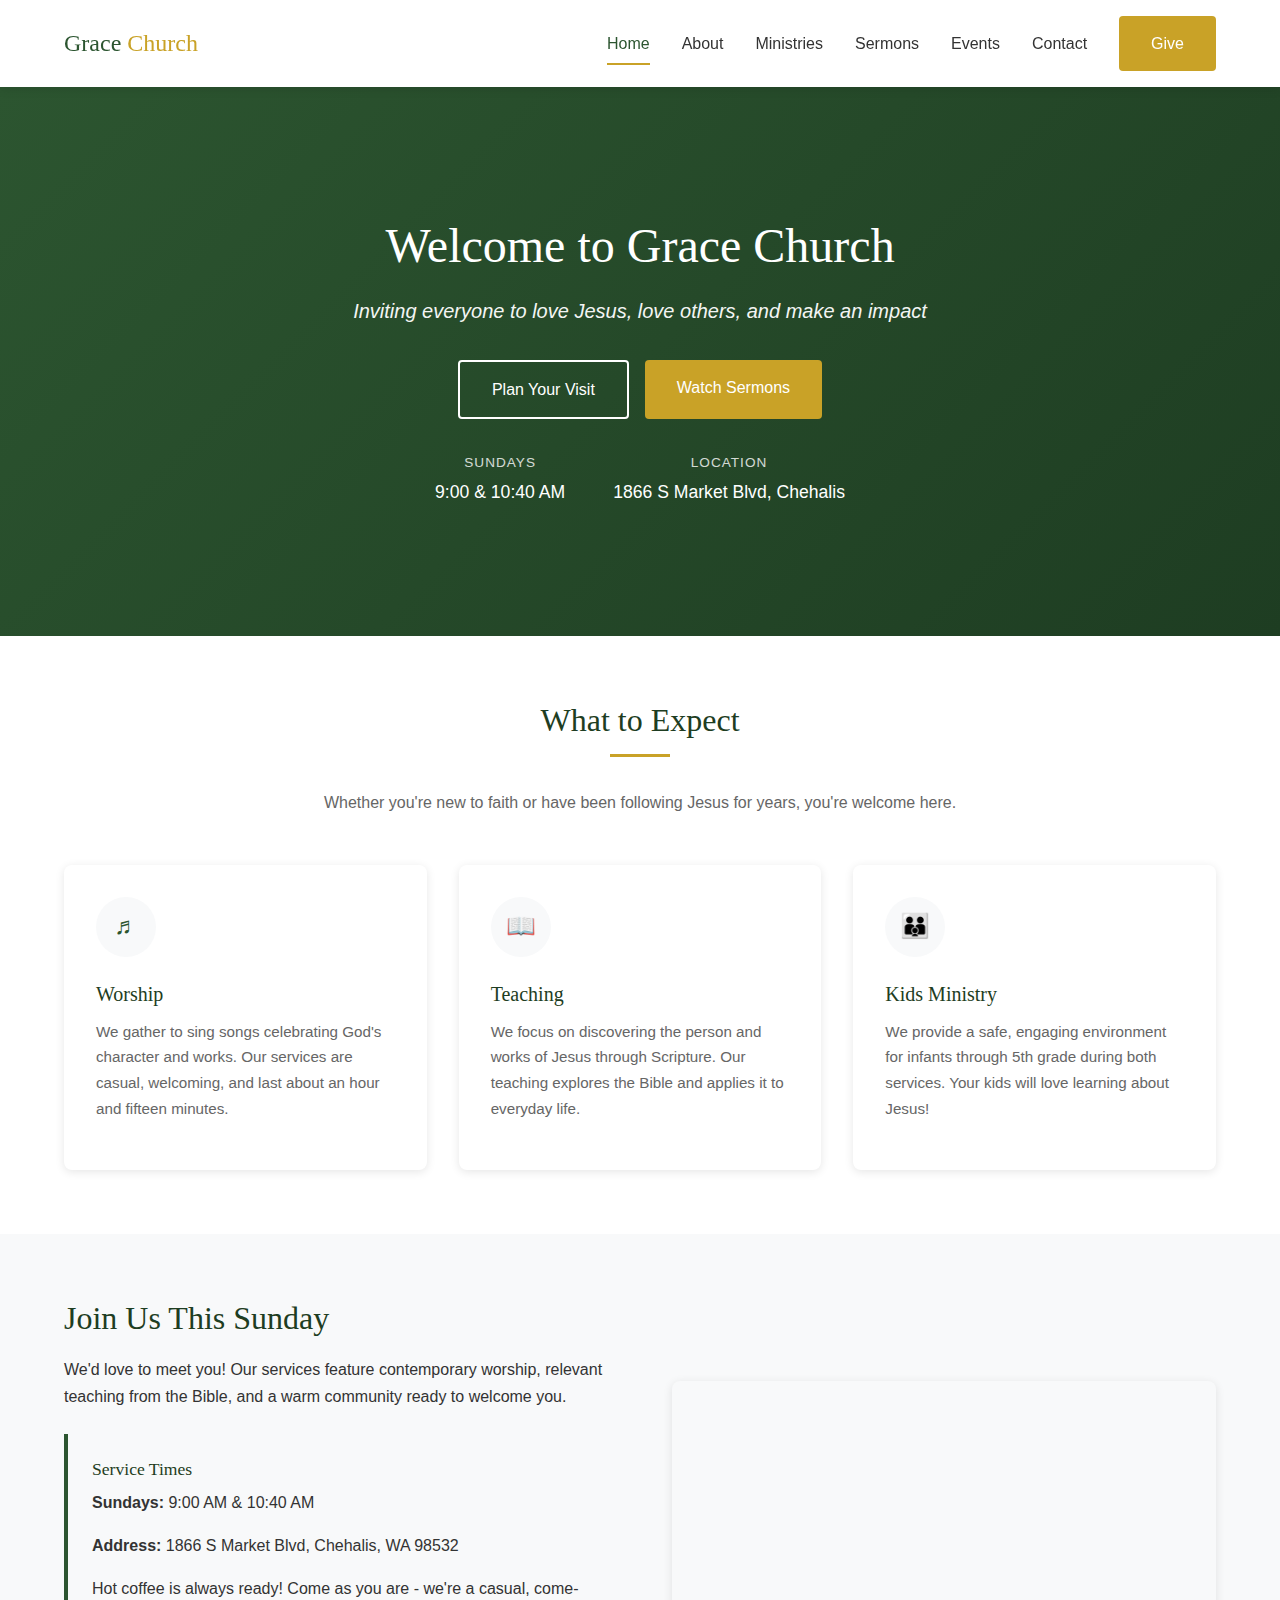
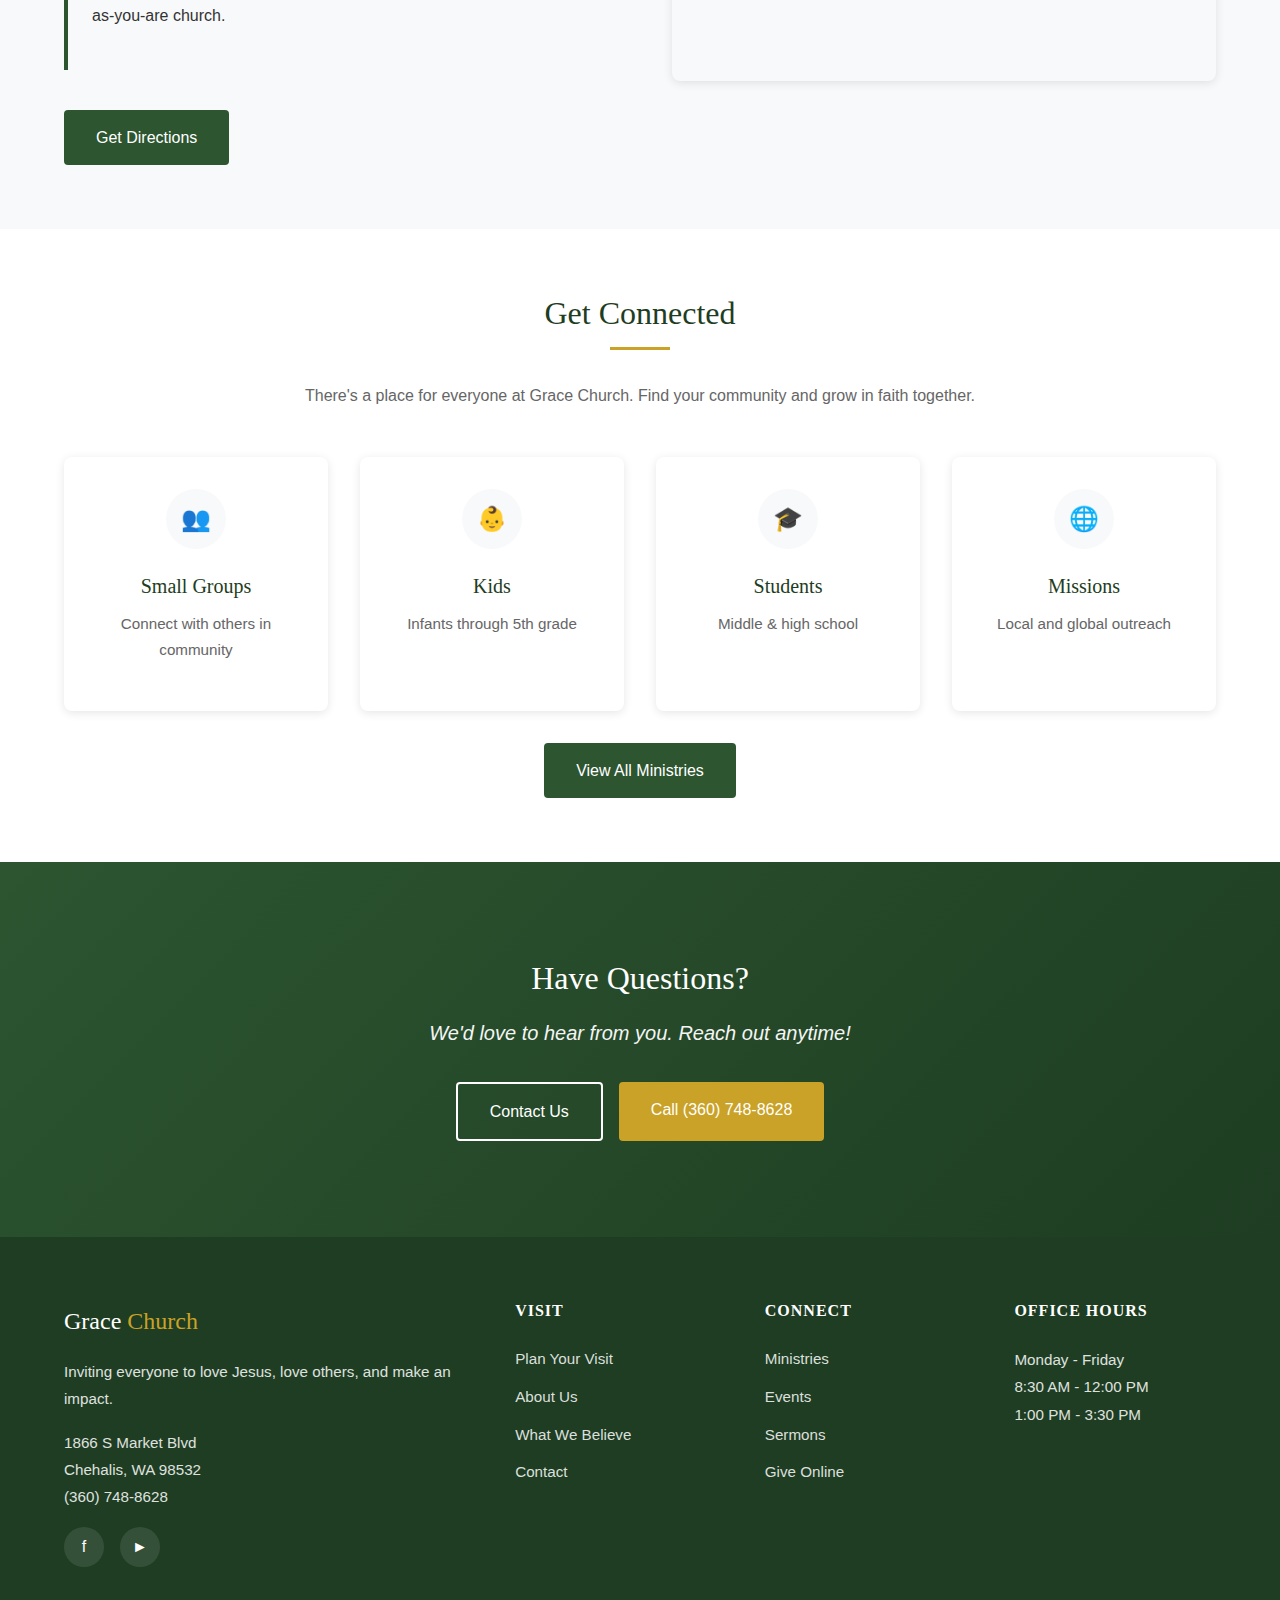
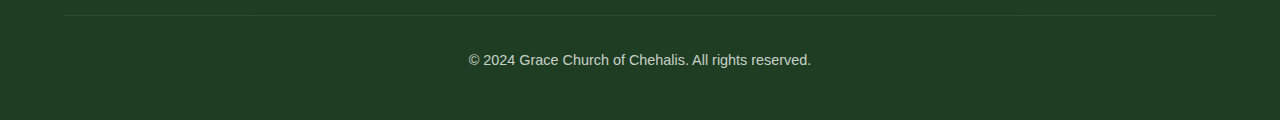
<file: index.html>
<!DOCTYPE html>
<html lang="en">
<head>
  <meta charset="UTF-8">
  <meta name="viewport" content="width=device-width, initial-scale=1.0">
  <meta name="description" content="Grace Church of Chehalis - Inviting everyone to love Jesus, love others, and make an impact. Join us Sundays at 9:00 & 10:40 AM.">
  <title>Grace Church | Chehalis, WA</title>
  <link rel="stylesheet" href="css/styles.css">
</head>
<body>
  <!-- Header -->
  <header class="header">
    <div class="header__inner">
      <a href="index.html" class="logo">Grace <span>Church</span></a>
      <button class="nav__toggle" aria-label="Toggle navigation">
        <span></span>
        <span></span>
        <span></span>
      </button>
      <nav class="nav__menu">
        <a href="index.html" class="nav__link nav__link--active">Home</a>
        <a href="about.html" class="nav__link">About</a>
        <a href="ministries.html" class="nav__link">Ministries</a>
        <a href="sermons.html" class="nav__link">Sermons</a>
        <a href="events.html" class="nav__link">Events</a>
        <a href="contact.html" class="nav__link">Contact</a>
        <a href="giving.html" class="btn btn--primary">Give</a>
      </nav>
    </div>
  </header>

  <!-- Hero Section -->
  <section class="hero hero--large">
    <div class="container">
      <h1>Welcome to Grace Church</h1>
      <p class="hero__tagline">Inviting everyone to love Jesus, love others, and make an impact</p>
      <div class="quick-links">
        <a href="about.html#what-to-expect" class="btn btn--outline">Plan Your Visit</a>
        <a href="sermons.html" class="btn btn--primary">Watch Sermons</a>
      </div>
      <div class="hero__details">
        <div class="hero__detail">
          <span class="hero__detail-label">Sundays</span>
          <span class="hero__detail-value">9:00 & 10:40 AM</span>
        </div>
        <div class="hero__detail">
          <span class="hero__detail-label">Location</span>
          <span class="hero__detail-value">1866 S Market Blvd, Chehalis</span>
        </div>
      </div>
    </div>
  </section>

  <!-- What to Expect -->
  <section class="section">
    <div class="container">
      <div class="section__header">
        <h2>What to Expect</h2>
        <p>Whether you're new to faith or have been following Jesus for years, you're welcome here.</p>
      </div>
      <div class="grid grid--3">
        <div class="card">
          <div class="card__icon">&#9836;</div>
          <h3 class="card__title">Worship</h3>
          <p class="card__text">We gather to sing songs celebrating God's character and works. Our services are casual, welcoming, and last about an hour and fifteen minutes.</p>
        </div>
        <div class="card">
          <div class="card__icon">&#128214;</div>
          <h3 class="card__title">Teaching</h3>
          <p class="card__text">We focus on discovering the person and works of Jesus through Scripture. Our teaching explores the Bible and applies it to everyday life.</p>
        </div>
        <div class="card">
          <div class="card__icon">&#128106;</div>
          <h3 class="card__title">Kids Ministry</h3>
          <p class="card__text">We provide a safe, engaging environment for infants through 5th grade during both services. Your kids will love learning about Jesus!</p>
        </div>
      </div>
    </div>
  </section>

  <!-- Service Times -->
  <section class="section section--alt">
    <div class="container">
      <div class="two-col">
        <div>
          <h2>Join Us This Sunday</h2>
          <p>We'd love to meet you! Our services feature contemporary worship, relevant teaching from the Bible, and a warm community ready to welcome you.</p>
          <div class="info-box">
            <h4 class="info-box__title">Service Times</h4>
            <p><strong>Sundays:</strong> 9:00 AM & 10:40 AM</p>
            <p class="mb-2"><strong>Address:</strong> 1866 S Market Blvd, Chehalis, WA 98532</p>
            <p>Hot coffee is always ready! Come as you are - we're a casual, come-as-you-are church.</p>
          </div>
          <a href="contact.html" class="btn btn--secondary mt-2">Get Directions</a>
        </div>
        <div class="map-container">
          <iframe
            src="https://www.google.com/maps/embed?pb=!1m18!1m12!1m3!1d2789.7!2d-122.9647!3d46.6478!2m3!1f0!2f0!3f0!3m2!1i1024!2i768!4f13.1!3m3!1m2!1s0x5491b9f5a5b0a1a1%3A0x0!2s1866%20S%20Market%20Blvd%2C%20Chehalis%2C%20WA%2098532!5e0!3m2!1sen!2sus!4v1234567890"
            allowfullscreen=""
            loading="lazy"
            referrerpolicy="no-referrer-when-downgrade"
            title="Grace Church Location">
          </iframe>
        </div>
      </div>
    </div>
  </section>

  <!-- Ministries Preview -->
  <section class="section">
    <div class="container">
      <div class="section__header">
        <h2>Get Connected</h2>
        <p>There's a place for everyone at Grace Church. Find your community and grow in faith together.</p>
      </div>
      <div class="grid grid--4">
        <div class="card text-center">
          <div class="card__icon" style="margin: 0 auto 1.5rem;">&#128101;</div>
          <h4 class="card__title">Small Groups</h4>
          <p class="card__text">Connect with others in community</p>
        </div>
        <div class="card text-center">
          <div class="card__icon" style="margin: 0 auto 1.5rem;">&#128118;</div>
          <h4 class="card__title">Kids</h4>
          <p class="card__text">Infants through 5th grade</p>
        </div>
        <div class="card text-center">
          <div class="card__icon" style="margin: 0 auto 1.5rem;">&#127891;</div>
          <h4 class="card__title">Students</h4>
          <p class="card__text">Middle & high school</p>
        </div>
        <div class="card text-center">
          <div class="card__icon" style="margin: 0 auto 1.5rem;">&#127760;</div>
          <h4 class="card__title">Missions</h4>
          <p class="card__text">Local and global outreach</p>
        </div>
      </div>
      <div class="text-center mt-4">
        <a href="ministries.html" class="btn btn--secondary">View All Ministries</a>
      </div>
    </div>
  </section>

  <!-- Call to Action -->
  <section class="hero">
    <div class="container">
      <h2 style="color: white; font-size: 2rem;">Have Questions?</h2>
      <p class="hero__tagline">We'd love to hear from you. Reach out anytime!</p>
      <div class="quick-links">
        <a href="contact.html" class="btn btn--outline">Contact Us</a>
        <a href="tel:3607488628" class="btn btn--primary">Call (360) 748-8628</a>
      </div>
    </div>
  </section>

  <!-- Footer -->
  <footer class="footer">
    <div class="container">
      <div class="footer__grid">
        <div>
          <div class="footer__logo">Grace <span>Church</span></div>
          <p class="footer__text">Inviting everyone to love Jesus, love others, and make an impact.</p>
          <p class="footer__text mt-2">
            1866 S Market Blvd<br>
            Chehalis, WA 98532<br>
            (360) 748-8628
          </p>
          <div class="footer__social">
            <a href="https://www.facebook.com/GraceChehalis" target="_blank" rel="noopener" aria-label="Facebook">f</a>
            <a href="https://www.youtube.com/@GraceChehalis" target="_blank" rel="noopener" aria-label="YouTube">&#9658;</a>
          </div>
        </div>
        <div>
          <h4 class="footer__title">Visit</h4>
          <div class="footer__links">
            <a href="about.html#what-to-expect" class="footer__link">Plan Your Visit</a>
            <a href="about.html" class="footer__link">About Us</a>
            <a href="about.html#beliefs" class="footer__link">What We Believe</a>
            <a href="contact.html" class="footer__link">Contact</a>
          </div>
        </div>
        <div>
          <h4 class="footer__title">Connect</h4>
          <div class="footer__links">
            <a href="ministries.html" class="footer__link">Ministries</a>
            <a href="events.html" class="footer__link">Events</a>
            <a href="sermons.html" class="footer__link">Sermons</a>
            <a href="giving.html" class="footer__link">Give Online</a>
          </div>
        </div>
        <div>
          <h4 class="footer__title">Office Hours</h4>
          <p class="footer__text">
            Monday - Friday<br>
            8:30 AM - 12:00 PM<br>
            1:00 PM - 3:30 PM
          </p>
        </div>
      </div>
      <div class="footer__bottom">
        <p>&copy; 2024 Grace Church of Chehalis. All rights reserved.</p>
      </div>
    </div>
  </footer>

  <script>
    // Mobile Navigation Toggle
    const navToggle = document.querySelector('.nav__toggle');
    const navMenu = document.querySelector('.nav__menu');

    navToggle.addEventListener('click', () => {
      navMenu.classList.toggle('nav__menu--active');
    });

    // Close menu when clicking a link
    document.querySelectorAll('.nav__link').forEach(link => {
      link.addEventListener('click', () => {
        navMenu.classList.remove('nav__menu--active');
      });
    });
  </script>
</body>
</html>
</file>
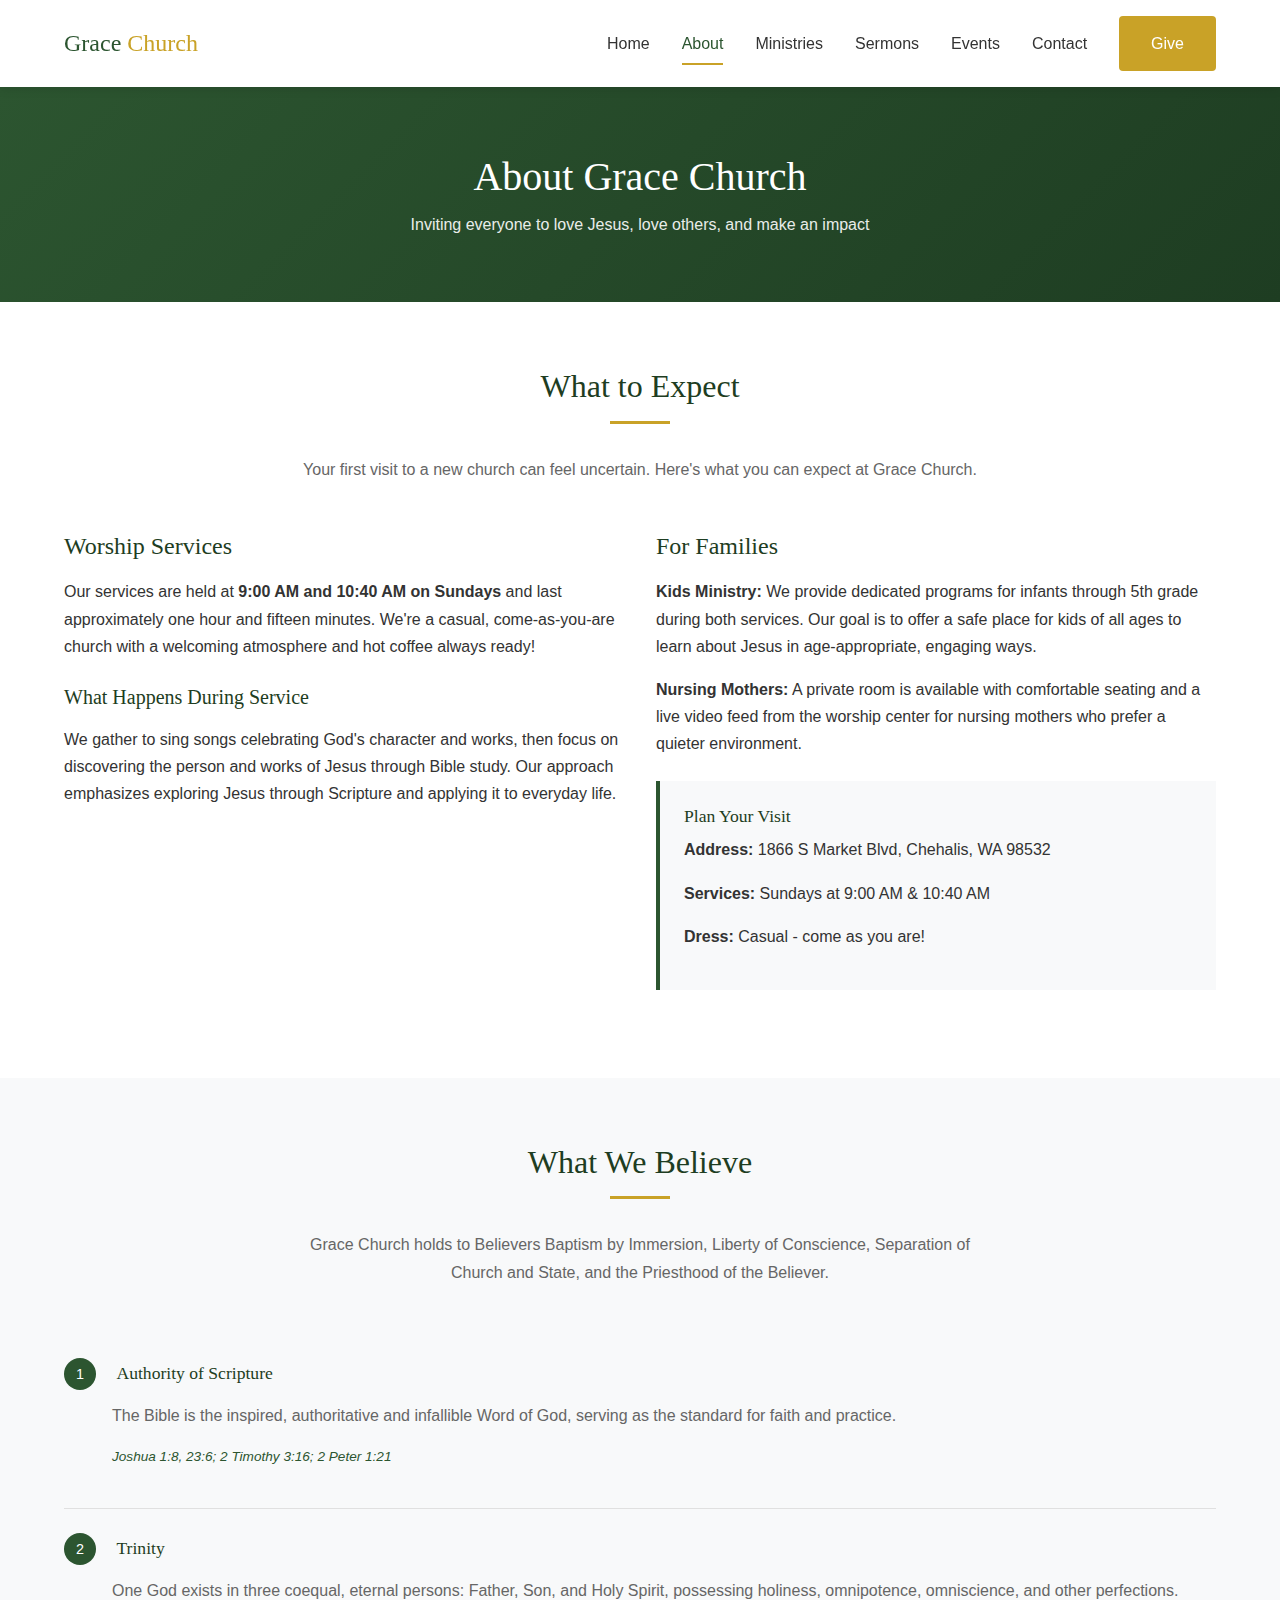
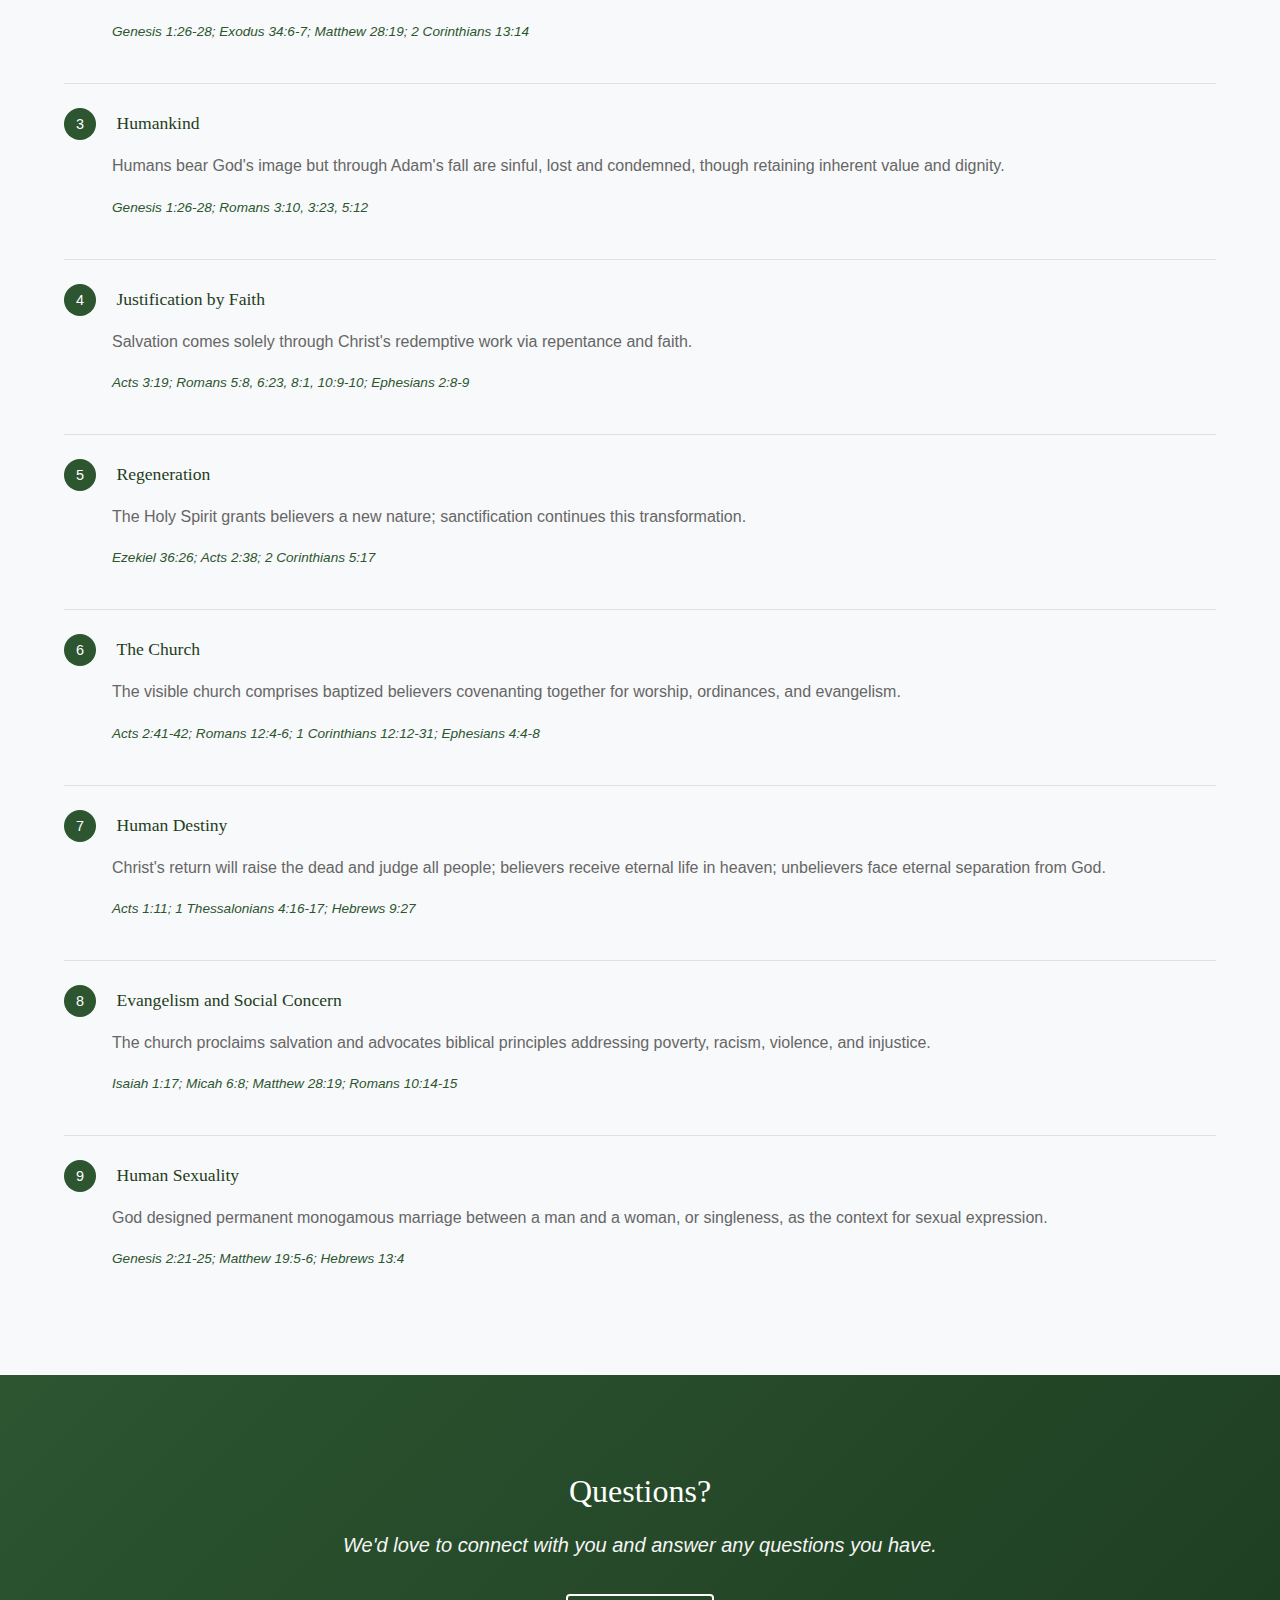
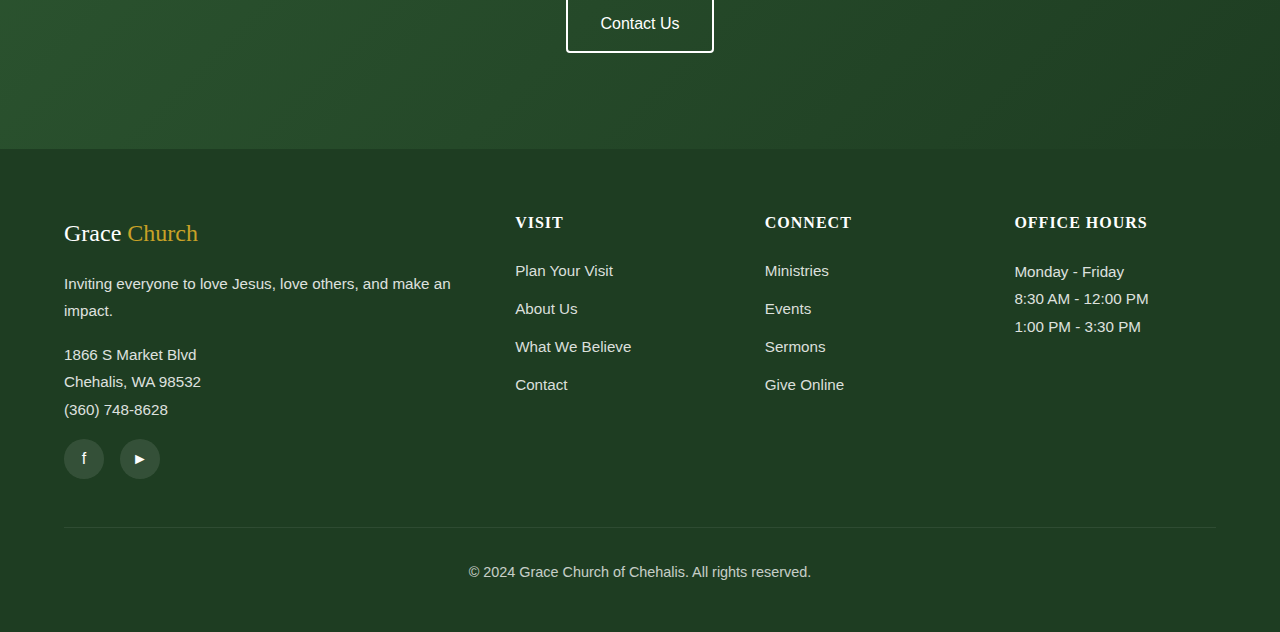
<file: about.html>
<!DOCTYPE html>
<html lang="en">
<head>
  <meta charset="UTF-8">
  <meta name="viewport" content="width=device-width, initial-scale=1.0">
  <meta name="description" content="Learn about Grace Church of Chehalis - our beliefs, leadership, and what to expect when you visit.">
  <title>About Us | Grace Church</title>
  <link rel="stylesheet" href="css/styles.css">
</head>
<body>
  <!-- Header -->
  <header class="header">
    <div class="header__inner">
      <a href="index.html" class="logo">Grace <span>Church</span></a>
      <button class="nav__toggle" aria-label="Toggle navigation">
        <span></span>
        <span></span>
        <span></span>
      </button>
      <nav class="nav__menu">
        <a href="index.html" class="nav__link">Home</a>
        <a href="about.html" class="nav__link nav__link--active">About</a>
        <a href="ministries.html" class="nav__link">Ministries</a>
        <a href="sermons.html" class="nav__link">Sermons</a>
        <a href="events.html" class="nav__link">Events</a>
        <a href="contact.html" class="nav__link">Contact</a>
        <a href="giving.html" class="btn btn--primary">Give</a>
      </nav>
    </div>
  </header>

  <!-- Page Header -->
  <section class="page-header">
    <div class="container">
      <h1>About Grace Church</h1>
      <p>Inviting everyone to love Jesus, love others, and make an impact</p>
    </div>
  </section>

  <!-- What to Expect -->
  <section id="what-to-expect" class="section">
    <div class="container">
      <div class="section__header">
        <h2>What to Expect</h2>
        <p>Your first visit to a new church can feel uncertain. Here's what you can expect at Grace Church.</p>
      </div>
      <div class="grid grid--2">
        <div>
          <h3>Worship Services</h3>
          <p>Our services are held at <strong>9:00 AM and 10:40 AM on Sundays</strong> and last approximately one hour and fifteen minutes. We're a casual, come-as-you-are church with a welcoming atmosphere and hot coffee always ready!</p>

          <h4 class="mt-3">What Happens During Service</h4>
          <p>We gather to sing songs celebrating God's character and works, then focus on discovering the person and works of Jesus through Bible study. Our approach emphasizes exploring Jesus through Scripture and applying it to everyday life.</p>
        </div>
        <div>
          <h3>For Families</h3>
          <p><strong>Kids Ministry:</strong> We provide dedicated programs for infants through 5th grade during both services. Our goal is to offer a safe place for kids of all ages to learn about Jesus in age-appropriate, engaging ways.</p>

          <p class="mt-2"><strong>Nursing Mothers:</strong> A private room is available with comfortable seating and a live video feed from the worship center for nursing mothers who prefer a quieter environment.</p>

          <div class="info-box mt-3">
            <h4 class="info-box__title">Plan Your Visit</h4>
            <p><strong>Address:</strong> 1866 S Market Blvd, Chehalis, WA 98532</p>
            <p><strong>Services:</strong> Sundays at 9:00 AM & 10:40 AM</p>
            <p><strong>Dress:</strong> Casual - come as you are!</p>
          </div>
        </div>
      </div>
    </div>
  </section>

  <!-- Statement of Beliefs -->
  <section id="beliefs" class="section section--alt">
    <div class="container">
      <div class="section__header">
        <h2>What We Believe</h2>
        <p>Grace Church holds to Believers Baptism by Immersion, Liberty of Conscience, Separation of Church and State, and the Priesthood of the Believer.</p>
      </div>

      <div class="belief-item">
        <span class="belief-item__number">1</span>
        <span class="belief-item__title">Authority of Scripture</span>
        <p class="belief-item__text">The Bible is the inspired, authoritative and infallible Word of God, serving as the standard for faith and practice.</p>
        <p class="belief-item__scripture">Joshua 1:8, 23:6; 2 Timothy 3:16; 2 Peter 1:21</p>
      </div>

      <div class="belief-item">
        <span class="belief-item__number">2</span>
        <span class="belief-item__title">Trinity</span>
        <p class="belief-item__text">One God exists in three coequal, eternal persons: Father, Son, and Holy Spirit, possessing holiness, omnipotence, omniscience, and other perfections.</p>
        <p class="belief-item__scripture">Genesis 1:26-28; Exodus 34:6-7; Matthew 28:19; 2 Corinthians 13:14</p>
      </div>

      <div class="belief-item">
        <span class="belief-item__number">3</span>
        <span class="belief-item__title">Humankind</span>
        <p class="belief-item__text">Humans bear God's image but through Adam's fall are sinful, lost and condemned, though retaining inherent value and dignity.</p>
        <p class="belief-item__scripture">Genesis 1:26-28; Romans 3:10, 3:23, 5:12</p>
      </div>

      <div class="belief-item">
        <span class="belief-item__number">4</span>
        <span class="belief-item__title">Justification by Faith</span>
        <p class="belief-item__text">Salvation comes solely through Christ's redemptive work via repentance and faith.</p>
        <p class="belief-item__scripture">Acts 3:19; Romans 5:8, 6:23, 8:1, 10:9-10; Ephesians 2:8-9</p>
      </div>

      <div class="belief-item">
        <span class="belief-item__number">5</span>
        <span class="belief-item__title">Regeneration</span>
        <p class="belief-item__text">The Holy Spirit grants believers a new nature; sanctification continues this transformation.</p>
        <p class="belief-item__scripture">Ezekiel 36:26; Acts 2:38; 2 Corinthians 5:17</p>
      </div>

      <div class="belief-item">
        <span class="belief-item__number">6</span>
        <span class="belief-item__title">The Church</span>
        <p class="belief-item__text">The visible church comprises baptized believers covenanting together for worship, ordinances, and evangelism.</p>
        <p class="belief-item__scripture">Acts 2:41-42; Romans 12:4-6; 1 Corinthians 12:12-31; Ephesians 4:4-8</p>
      </div>

      <div class="belief-item">
        <span class="belief-item__number">7</span>
        <span class="belief-item__title">Human Destiny</span>
        <p class="belief-item__text">Christ's return will raise the dead and judge all people; believers receive eternal life in heaven; unbelievers face eternal separation from God.</p>
        <p class="belief-item__scripture">Acts 1:11; 1 Thessalonians 4:16-17; Hebrews 9:27</p>
      </div>

      <div class="belief-item">
        <span class="belief-item__number">8</span>
        <span class="belief-item__title">Evangelism and Social Concern</span>
        <p class="belief-item__text">The church proclaims salvation and advocates biblical principles addressing poverty, racism, violence, and injustice.</p>
        <p class="belief-item__scripture">Isaiah 1:17; Micah 6:8; Matthew 28:19; Romans 10:14-15</p>
      </div>

      <div class="belief-item">
        <span class="belief-item__number">9</span>
        <span class="belief-item__title">Human Sexuality</span>
        <p class="belief-item__text">God designed permanent monogamous marriage between a man and a woman, or singleness, as the context for sexual expression.</p>
        <p class="belief-item__scripture">Genesis 2:21-25; Matthew 19:5-6; Hebrews 13:4</p>
      </div>
    </div>
  </section>

  <!-- Contact CTA -->
  <section class="hero">
    <div class="container">
      <h2 style="color: white; font-size: 2rem;">Questions?</h2>
      <p class="hero__tagline">We'd love to connect with you and answer any questions you have.</p>
      <a href="contact.html" class="btn btn--outline">Contact Us</a>
    </div>
  </section>

  <!-- Footer -->
  <footer class="footer">
    <div class="container">
      <div class="footer__grid">
        <div>
          <div class="footer__logo">Grace <span>Church</span></div>
          <p class="footer__text">Inviting everyone to love Jesus, love others, and make an impact.</p>
          <p class="footer__text mt-2">
            1866 S Market Blvd<br>
            Chehalis, WA 98532<br>
            (360) 748-8628
          </p>
          <div class="footer__social">
            <a href="https://www.facebook.com/GraceChehalis" target="_blank" rel="noopener" aria-label="Facebook">f</a>
            <a href="https://www.youtube.com/@GraceChehalis" target="_blank" rel="noopener" aria-label="YouTube">&#9658;</a>
          </div>
        </div>
        <div>
          <h4 class="footer__title">Visit</h4>
          <div class="footer__links">
            <a href="about.html#what-to-expect" class="footer__link">Plan Your Visit</a>
            <a href="about.html" class="footer__link">About Us</a>
            <a href="about.html#beliefs" class="footer__link">What We Believe</a>
            <a href="contact.html" class="footer__link">Contact</a>
          </div>
        </div>
        <div>
          <h4 class="footer__title">Connect</h4>
          <div class="footer__links">
            <a href="ministries.html" class="footer__link">Ministries</a>
            <a href="events.html" class="footer__link">Events</a>
            <a href="sermons.html" class="footer__link">Sermons</a>
            <a href="giving.html" class="footer__link">Give Online</a>
          </div>
        </div>
        <div>
          <h4 class="footer__title">Office Hours</h4>
          <p class="footer__text">
            Monday - Friday<br>
            8:30 AM - 12:00 PM<br>
            1:00 PM - 3:30 PM
          </p>
        </div>
      </div>
      <div class="footer__bottom">
        <p>&copy; 2024 Grace Church of Chehalis. All rights reserved.</p>
      </div>
    </div>
  </footer>

  <script>
    const navToggle = document.querySelector('.nav__toggle');
    const navMenu = document.querySelector('.nav__menu');
    navToggle.addEventListener('click', () => {
      navMenu.classList.toggle('nav__menu--active');
    });
    document.querySelectorAll('.nav__link').forEach(link => {
      link.addEventListener('click', () => {
        navMenu.classList.remove('nav__menu--active');
      });
    });
  </script>
</body>
</html>
</file>
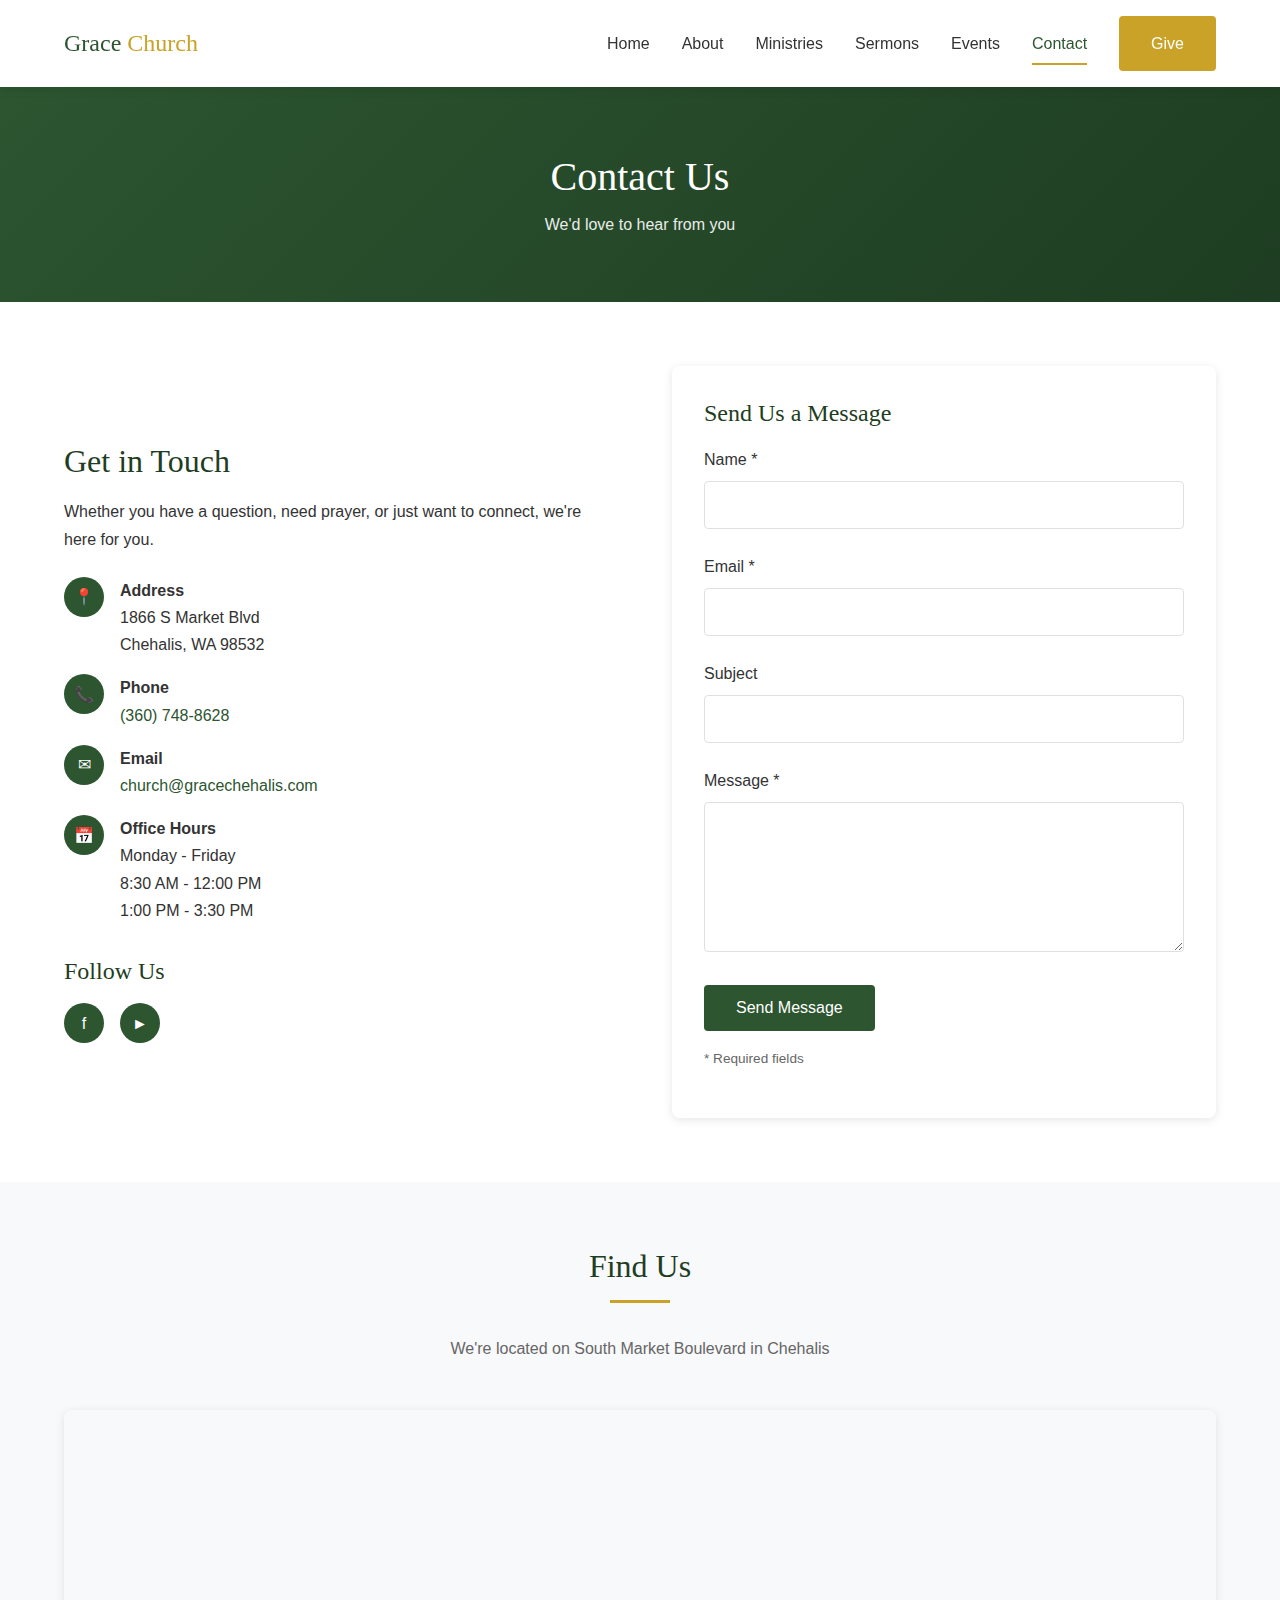
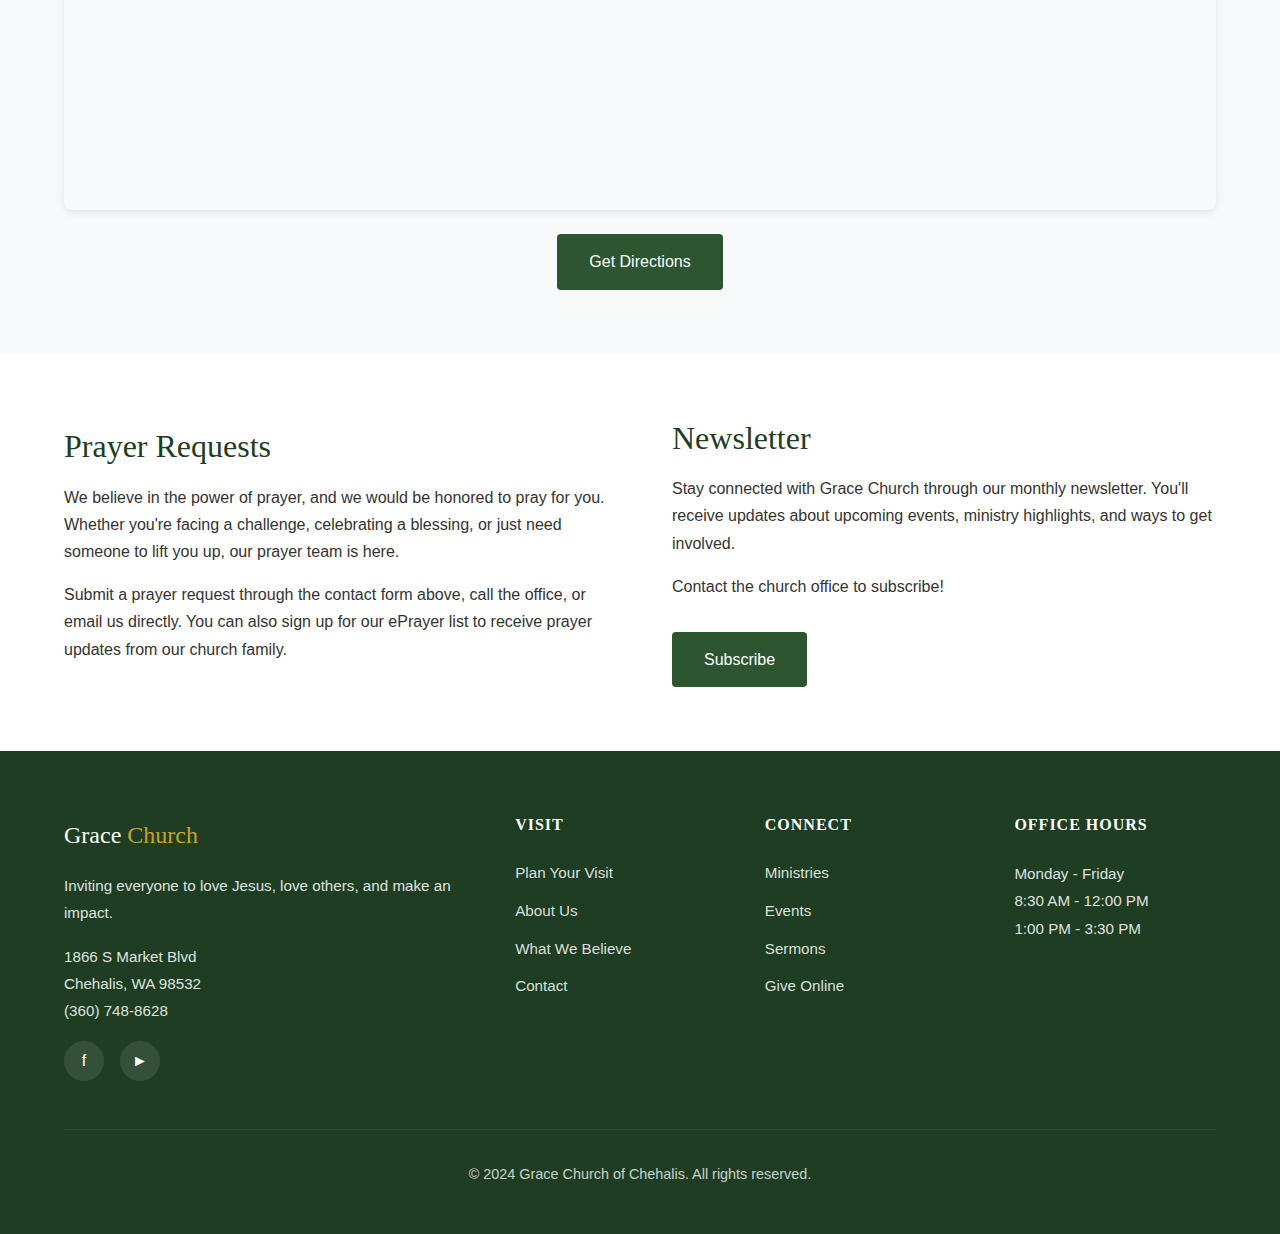
<file: contact.html>
<!DOCTYPE html>
<html lang="en">
<head>
  <meta charset="UTF-8">
  <meta name="viewport" content="width=device-width, initial-scale=1.0">
  <meta name="description" content="Contact Grace Church of Chehalis. Get directions, office hours, and ways to reach us.">
  <title>Contact | Grace Church</title>
  <link rel="stylesheet" href="css/styles.css">
</head>
<body>
  <!-- Header -->
  <header class="header">
    <div class="header__inner">
      <a href="index.html" class="logo">Grace <span>Church</span></a>
      <button class="nav__toggle" aria-label="Toggle navigation">
        <span></span>
        <span></span>
        <span></span>
      </button>
      <nav class="nav__menu">
        <a href="index.html" class="nav__link">Home</a>
        <a href="about.html" class="nav__link">About</a>
        <a href="ministries.html" class="nav__link">Ministries</a>
        <a href="sermons.html" class="nav__link">Sermons</a>
        <a href="events.html" class="nav__link">Events</a>
        <a href="contact.html" class="nav__link nav__link--active">Contact</a>
        <a href="giving.html" class="btn btn--primary">Give</a>
      </nav>
    </div>
  </header>

  <!-- Page Header -->
  <section class="page-header">
    <div class="container">
      <h1>Contact Us</h1>
      <p>We'd love to hear from you</p>
    </div>
  </section>

  <!-- Contact Info & Form -->
  <section class="section">
    <div class="container">
      <div class="two-col">
        <div>
          <h2>Get in Touch</h2>
          <p>Whether you have a question, need prayer, or just want to connect, we're here for you.</p>

          <div class="contact-info mt-3">
            <div class="contact-info__item">
              <div class="contact-info__icon">&#128205;</div>
              <div>
                <strong>Address</strong><br>
                1866 S Market Blvd<br>
                Chehalis, WA 98532
              </div>
            </div>
            <div class="contact-info__item">
              <div class="contact-info__icon">&#128222;</div>
              <div>
                <strong>Phone</strong><br>
                <a href="tel:3607488628">(360) 748-8628</a>
              </div>
            </div>
            <div class="contact-info__item">
              <div class="contact-info__icon">&#9993;</div>
              <div>
                <strong>Email</strong><br>
                <a href="mailto:church@gracechehalis.com">church@gracechehalis.com</a>
              </div>
            </div>
            <div class="contact-info__item">
              <div class="contact-info__icon">&#128197;</div>
              <div>
                <strong>Office Hours</strong><br>
                Monday - Friday<br>
                8:30 AM - 12:00 PM<br>
                1:00 PM - 3:30 PM
              </div>
            </div>
          </div>

          <div class="mt-4">
            <h3>Follow Us</h3>
            <div class="footer__social" style="margin-top: 1rem;">
              <a href="https://www.facebook.com/GraceChehalis" target="_blank" rel="noopener" aria-label="Facebook" style="background-color: var(--primary-color);">f</a>
              <a href="https://www.youtube.com/@GraceChehalis" target="_blank" rel="noopener" aria-label="YouTube" style="background-color: var(--primary-color);">&#9658;</a>
            </div>
          </div>
        </div>

        <div class="card">
          <h3>Send Us a Message</h3>
          <form action="https://formspree.io/f/your-form-id" method="POST">
            <div class="form__group">
              <label class="form__label" for="name">Name *</label>
              <input type="text" id="name" name="name" class="form__input" required>
            </div>
            <div class="form__group">
              <label class="form__label" for="email">Email *</label>
              <input type="email" id="email" name="email" class="form__input" required>
            </div>
            <div class="form__group">
              <label class="form__label" for="subject">Subject</label>
              <input type="text" id="subject" name="subject" class="form__input">
            </div>
            <div class="form__group">
              <label class="form__label" for="message">Message *</label>
              <textarea id="message" name="message" class="form__textarea" required></textarea>
            </div>
            <button type="submit" class="btn btn--secondary">Send Message</button>
          </form>
          <p class="mt-2" style="font-size: 0.85rem; color: var(--text-light);">* Required fields</p>
        </div>
      </div>
    </div>
  </section>

  <!-- Map -->
  <section class="section section--alt">
    <div class="container">
      <div class="section__header">
        <h2>Find Us</h2>
        <p>We're located on South Market Boulevard in Chehalis</p>
      </div>
      <div class="map-container" style="height: 400px;">
        <iframe
          src="https://www.google.com/maps/embed?pb=!1m18!1m12!1m3!1d2789.7!2d-122.9647!3d46.6478!2m3!1f0!2f0!3f0!3m2!1i1024!2i768!4f13.1!3m3!1m2!1s0x5491b9f5a5b0a1a1%3A0x0!2s1866%20S%20Market%20Blvd%2C%20Chehalis%2C%20WA%2098532!5e0!3m2!1sen!2sus!4v1234567890"
          allowfullscreen=""
          loading="lazy"
          referrerpolicy="no-referrer-when-downgrade"
          title="Grace Church Location">
        </iframe>
      </div>
      <div class="text-center mt-3">
        <a href="https://www.google.com/maps/dir//1866+S+Market+Blvd,+Chehalis,+WA+98532" target="_blank" rel="noopener" class="btn btn--secondary">Get Directions</a>
      </div>
    </div>
  </section>

  <!-- Prayer Request -->
  <section class="section">
    <div class="container">
      <div class="two-col">
        <div>
          <h2>Prayer Requests</h2>
          <p>We believe in the power of prayer, and we would be honored to pray for you. Whether you're facing a challenge, celebrating a blessing, or just need someone to lift you up, our prayer team is here.</p>
          <p>Submit a prayer request through the contact form above, call the office, or email us directly. You can also sign up for our ePrayer list to receive prayer updates from our church family.</p>
        </div>
        <div>
          <h2>Newsletter</h2>
          <p>Stay connected with Grace Church through our monthly newsletter. You'll receive updates about upcoming events, ministry highlights, and ways to get involved.</p>
          <p>Contact the church office to subscribe!</p>
          <a href="mailto:church@gracechehalis.com?subject=Newsletter%20Subscription" class="btn btn--secondary mt-2">Subscribe</a>
        </div>
      </div>
    </div>
  </section>

  <!-- Footer -->
  <footer class="footer">
    <div class="container">
      <div class="footer__grid">
        <div>
          <div class="footer__logo">Grace <span>Church</span></div>
          <p class="footer__text">Inviting everyone to love Jesus, love others, and make an impact.</p>
          <p class="footer__text mt-2">
            1866 S Market Blvd<br>
            Chehalis, WA 98532<br>
            (360) 748-8628
          </p>
          <div class="footer__social">
            <a href="https://www.facebook.com/GraceChehalis" target="_blank" rel="noopener" aria-label="Facebook">f</a>
            <a href="https://www.youtube.com/@GraceChehalis" target="_blank" rel="noopener" aria-label="YouTube">&#9658;</a>
          </div>
        </div>
        <div>
          <h4 class="footer__title">Visit</h4>
          <div class="footer__links">
            <a href="about.html#what-to-expect" class="footer__link">Plan Your Visit</a>
            <a href="about.html" class="footer__link">About Us</a>
            <a href="about.html#beliefs" class="footer__link">What We Believe</a>
            <a href="contact.html" class="footer__link">Contact</a>
          </div>
        </div>
        <div>
          <h4 class="footer__title">Connect</h4>
          <div class="footer__links">
            <a href="ministries.html" class="footer__link">Ministries</a>
            <a href="events.html" class="footer__link">Events</a>
            <a href="sermons.html" class="footer__link">Sermons</a>
            <a href="giving.html" class="footer__link">Give Online</a>
          </div>
        </div>
        <div>
          <h4 class="footer__title">Office Hours</h4>
          <p class="footer__text">
            Monday - Friday<br>
            8:30 AM - 12:00 PM<br>
            1:00 PM - 3:30 PM
          </p>
        </div>
      </div>
      <div class="footer__bottom">
        <p>&copy; 2024 Grace Church of Chehalis. All rights reserved.</p>
      </div>
    </div>
  </footer>

  <script>
    const navToggle = document.querySelector('.nav__toggle');
    const navMenu = document.querySelector('.nav__menu');
    navToggle.addEventListener('click', () => {
      navMenu.classList.toggle('nav__menu--active');
    });
    document.querySelectorAll('.nav__link').forEach(link => {
      link.addEventListener('click', () => {
        navMenu.classList.remove('nav__menu--active');
      });
    });
  </script>
</body>
</html>
</file>
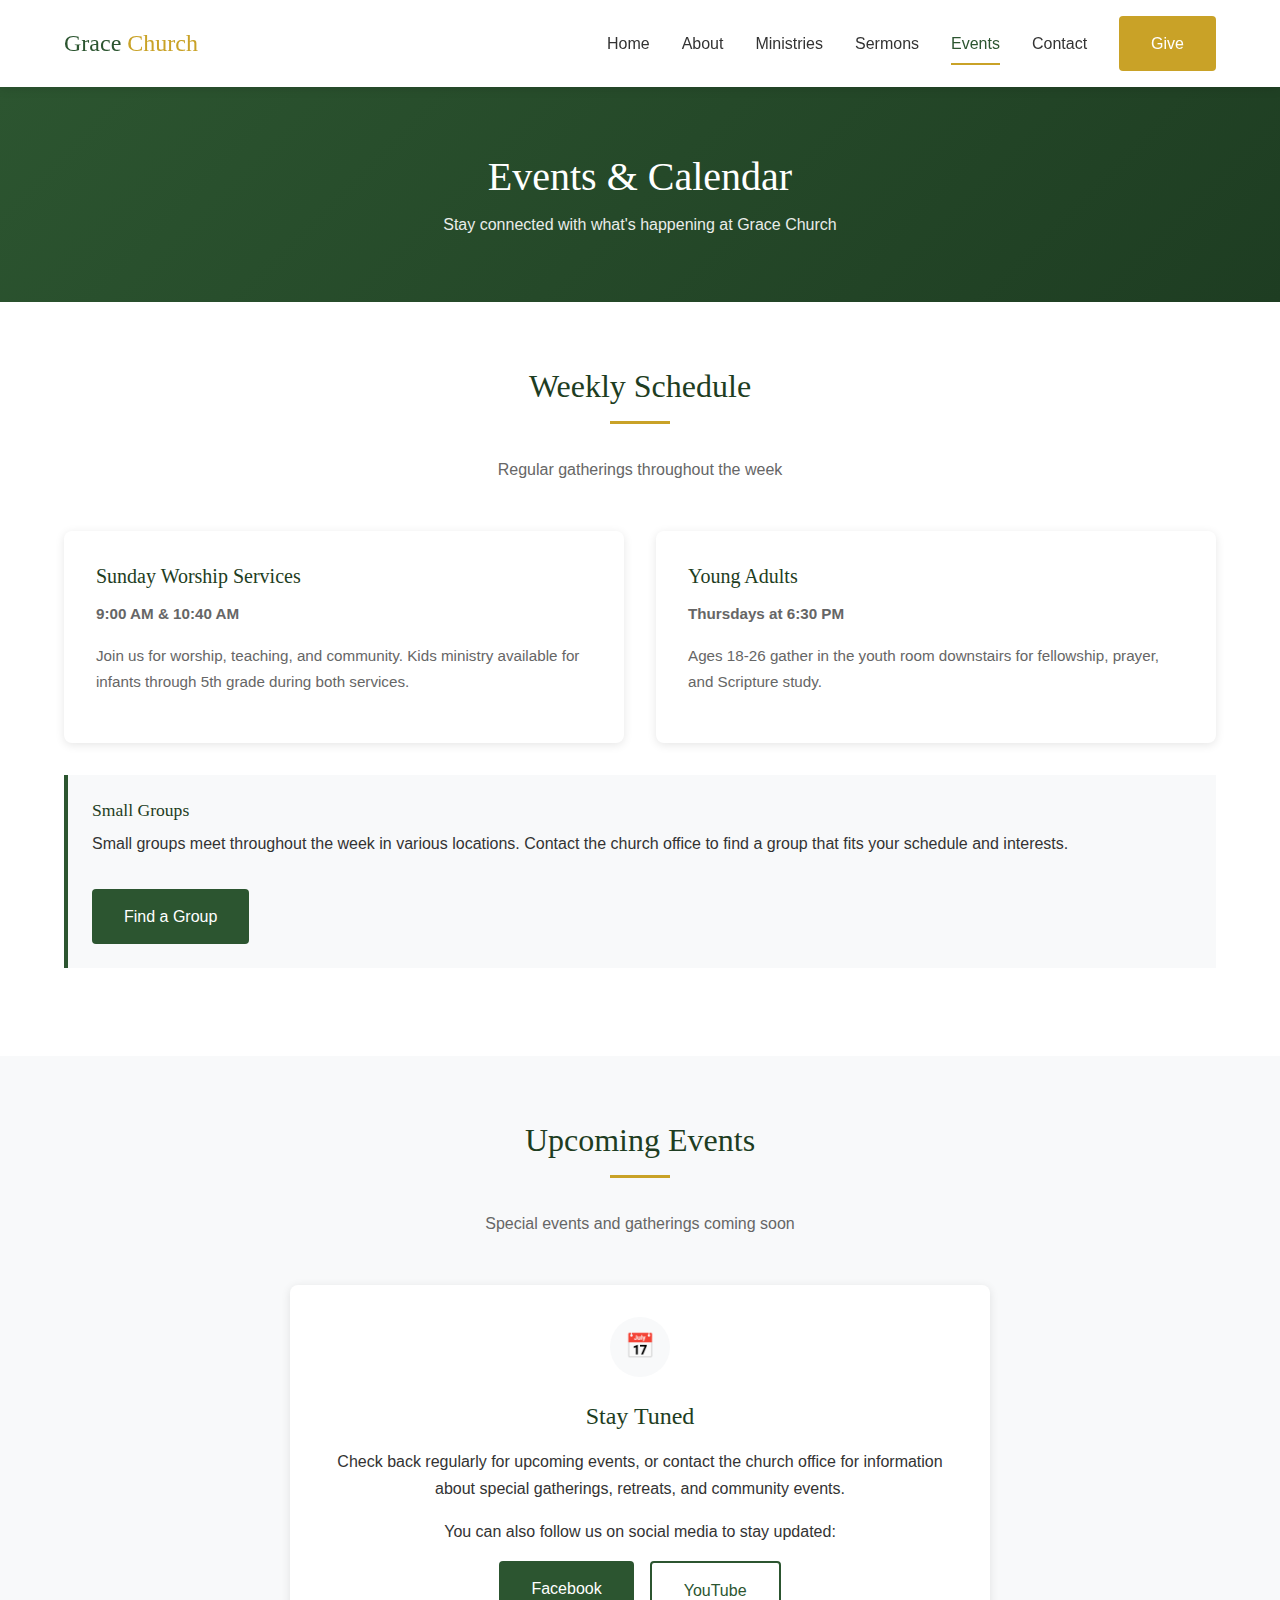
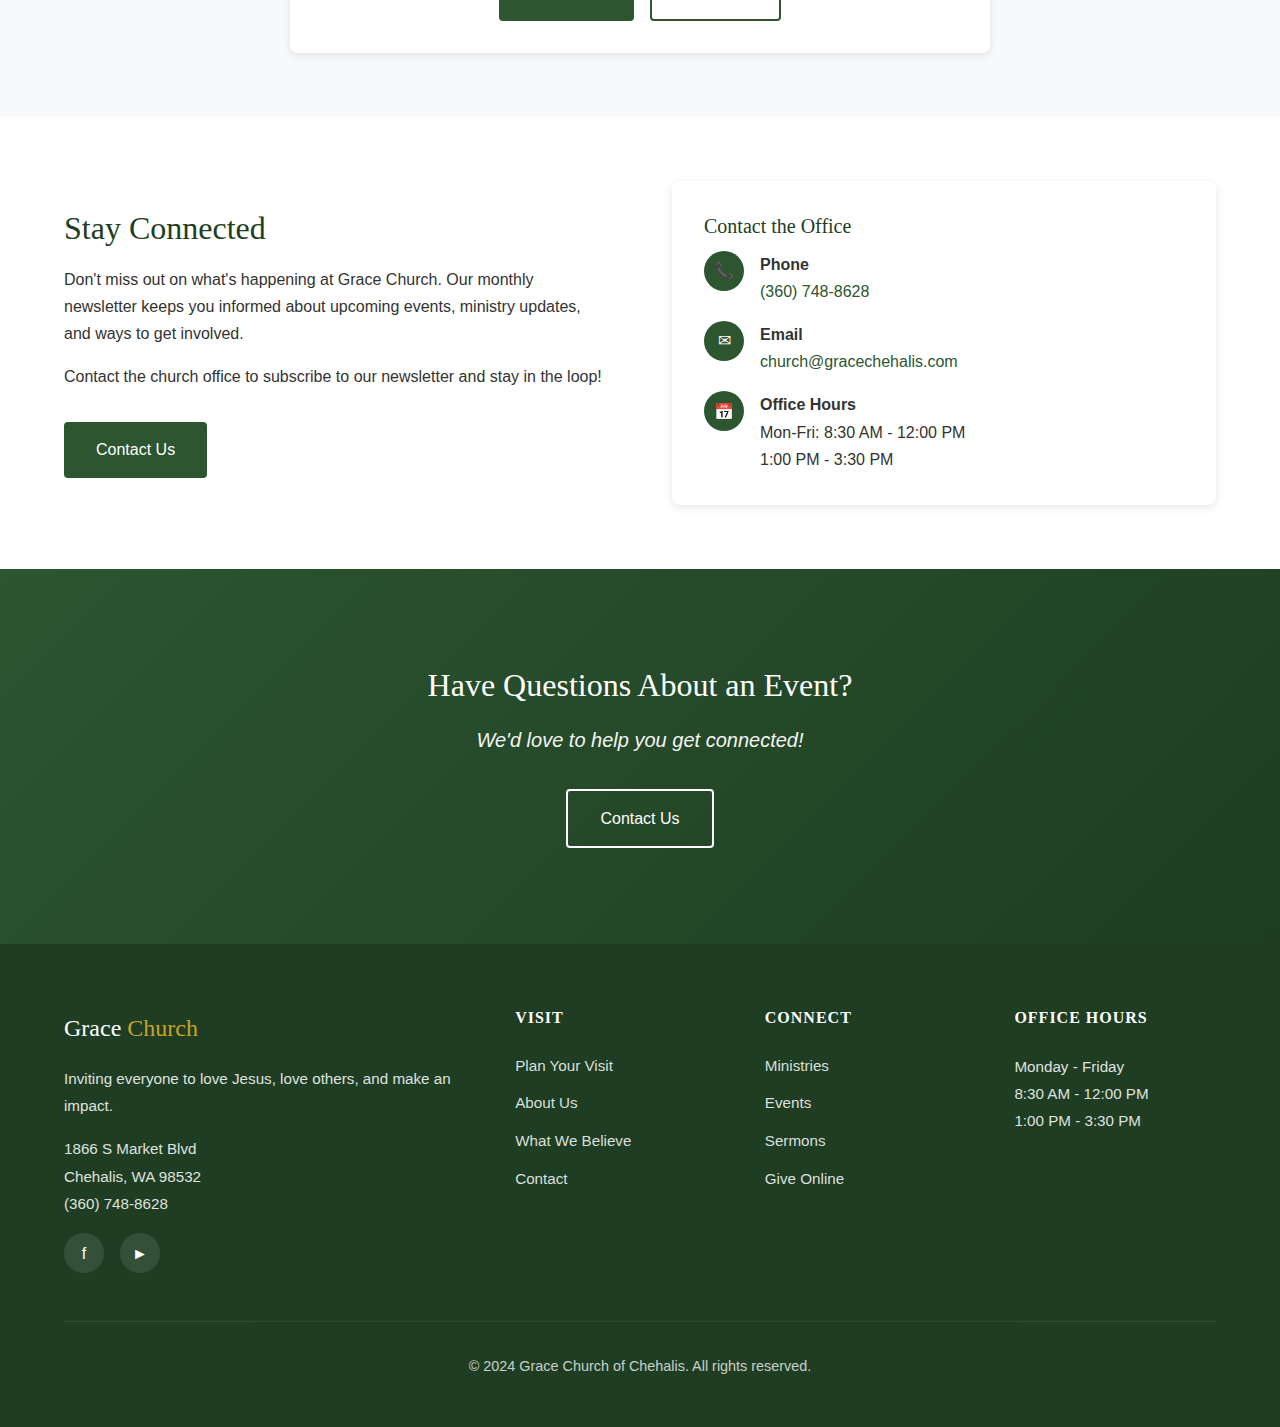
<file: events.html>
<!DOCTYPE html>
<html lang="en">
<head>
  <meta charset="UTF-8">
  <meta name="viewport" content="width=device-width, initial-scale=1.0">
  <meta name="description" content="Events and calendar at Grace Church of Chehalis. Stay connected with what's happening in our community.">
  <title>Events | Grace Church</title>
  <link rel="stylesheet" href="css/styles.css">
</head>
<body>
  <!-- Header -->
  <header class="header">
    <div class="header__inner">
      <a href="index.html" class="logo">Grace <span>Church</span></a>
      <button class="nav__toggle" aria-label="Toggle navigation">
        <span></span>
        <span></span>
        <span></span>
      </button>
      <nav class="nav__menu">
        <a href="index.html" class="nav__link">Home</a>
        <a href="about.html" class="nav__link">About</a>
        <a href="ministries.html" class="nav__link">Ministries</a>
        <a href="sermons.html" class="nav__link">Sermons</a>
        <a href="events.html" class="nav__link nav__link--active">Events</a>
        <a href="contact.html" class="nav__link">Contact</a>
        <a href="giving.html" class="btn btn--primary">Give</a>
      </nav>
    </div>
  </header>

  <!-- Page Header -->
  <section class="page-header">
    <div class="container">
      <h1>Events & Calendar</h1>
      <p>Stay connected with what's happening at Grace Church</p>
    </div>
  </section>

  <!-- Weekly Schedule -->
  <section class="section">
    <div class="container">
      <div class="section__header">
        <h2>Weekly Schedule</h2>
        <p>Regular gatherings throughout the week</p>
      </div>

      <div class="grid grid--2">
        <div class="card">
          <h3 class="card__title">Sunday Worship Services</h3>
          <p class="card__text"><strong>9:00 AM & 10:40 AM</strong></p>
          <p class="card__text">Join us for worship, teaching, and community. Kids ministry available for infants through 5th grade during both services.</p>
        </div>
        <div class="card">
          <h3 class="card__title">Young Adults</h3>
          <p class="card__text"><strong>Thursdays at 6:30 PM</strong></p>
          <p class="card__text">Ages 18-26 gather in the youth room downstairs for fellowship, prayer, and Scripture study.</p>
        </div>
      </div>

      <div class="info-box mt-4">
        <h4 class="info-box__title">Small Groups</h4>
        <p>Small groups meet throughout the week in various locations. Contact the church office to find a group that fits your schedule and interests.</p>
        <a href="contact.html" class="btn btn--secondary mt-2">Find a Group</a>
      </div>
    </div>
  </section>

  <!-- Upcoming Events -->
  <section class="section section--alt">
    <div class="container">
      <div class="section__header">
        <h2>Upcoming Events</h2>
        <p>Special events and gatherings coming soon</p>
      </div>

      <div class="card" style="max-width: 700px; margin: 0 auto; text-align: center;">
        <div class="card__icon" style="margin: 0 auto 1.5rem;">&#128197;</div>
        <h3>Stay Tuned</h3>
        <p>Check back regularly for upcoming events, or contact the church office for information about special gatherings, retreats, and community events.</p>
        <p class="mt-2">You can also follow us on social media to stay updated:</p>
        <div class="quick-links mt-2">
          <a href="https://www.facebook.com/GraceChehalis" target="_blank" rel="noopener" class="btn btn--secondary">Facebook</a>
          <a href="https://www.youtube.com/@GraceChehalis" target="_blank" rel="noopener" class="btn btn--outline" style="border-color: var(--primary-color); color: var(--primary-color);">YouTube</a>
        </div>
      </div>
    </div>
  </section>

  <!-- Newsletter Signup -->
  <section class="section">
    <div class="container">
      <div class="two-col">
        <div>
          <h2>Stay Connected</h2>
          <p>Don't miss out on what's happening at Grace Church. Our monthly newsletter keeps you informed about upcoming events, ministry updates, and ways to get involved.</p>
          <p>Contact the church office to subscribe to our newsletter and stay in the loop!</p>
          <a href="contact.html" class="btn btn--secondary mt-2">Contact Us</a>
        </div>
        <div class="card">
          <h3 class="card__title">Contact the Office</h3>
          <div class="contact-info">
            <div class="contact-info__item">
              <div class="contact-info__icon">&#128222;</div>
              <div>
                <strong>Phone</strong><br>
                <a href="tel:3607488628">(360) 748-8628</a>
              </div>
            </div>
            <div class="contact-info__item">
              <div class="contact-info__icon">&#9993;</div>
              <div>
                <strong>Email</strong><br>
                <a href="mailto:church@gracechehalis.com">church@gracechehalis.com</a>
              </div>
            </div>
            <div class="contact-info__item">
              <div class="contact-info__icon">&#128197;</div>
              <div>
                <strong>Office Hours</strong><br>
                Mon-Fri: 8:30 AM - 12:00 PM<br>
                1:00 PM - 3:30 PM
              </div>
            </div>
          </div>
        </div>
      </div>
    </div>
  </section>

  <!-- CTA -->
  <section class="hero">
    <div class="container">
      <h2 style="color: white; font-size: 2rem;">Have Questions About an Event?</h2>
      <p class="hero__tagline">We'd love to help you get connected!</p>
      <a href="contact.html" class="btn btn--outline">Contact Us</a>
    </div>
  </section>

  <!-- Footer -->
  <footer class="footer">
    <div class="container">
      <div class="footer__grid">
        <div>
          <div class="footer__logo">Grace <span>Church</span></div>
          <p class="footer__text">Inviting everyone to love Jesus, love others, and make an impact.</p>
          <p class="footer__text mt-2">
            1866 S Market Blvd<br>
            Chehalis, WA 98532<br>
            (360) 748-8628
          </p>
          <div class="footer__social">
            <a href="https://www.facebook.com/GraceChehalis" target="_blank" rel="noopener" aria-label="Facebook">f</a>
            <a href="https://www.youtube.com/@GraceChehalis" target="_blank" rel="noopener" aria-label="YouTube">&#9658;</a>
          </div>
        </div>
        <div>
          <h4 class="footer__title">Visit</h4>
          <div class="footer__links">
            <a href="about.html#what-to-expect" class="footer__link">Plan Your Visit</a>
            <a href="about.html" class="footer__link">About Us</a>
            <a href="about.html#beliefs" class="footer__link">What We Believe</a>
            <a href="contact.html" class="footer__link">Contact</a>
          </div>
        </div>
        <div>
          <h4 class="footer__title">Connect</h4>
          <div class="footer__links">
            <a href="ministries.html" class="footer__link">Ministries</a>
            <a href="events.html" class="footer__link">Events</a>
            <a href="sermons.html" class="footer__link">Sermons</a>
            <a href="giving.html" class="footer__link">Give Online</a>
          </div>
        </div>
        <div>
          <h4 class="footer__title">Office Hours</h4>
          <p class="footer__text">
            Monday - Friday<br>
            8:30 AM - 12:00 PM<br>
            1:00 PM - 3:30 PM
          </p>
        </div>
      </div>
      <div class="footer__bottom">
        <p>&copy; 2024 Grace Church of Chehalis. All rights reserved.</p>
      </div>
    </div>
  </footer>

  <script>
    const navToggle = document.querySelector('.nav__toggle');
    const navMenu = document.querySelector('.nav__menu');
    navToggle.addEventListener('click', () => {
      navMenu.classList.toggle('nav__menu--active');
    });
    document.querySelectorAll('.nav__link').forEach(link => {
      link.addEventListener('click', () => {
        navMenu.classList.remove('nav__menu--active');
      });
    });
  </script>
</body>
</html>
</file>
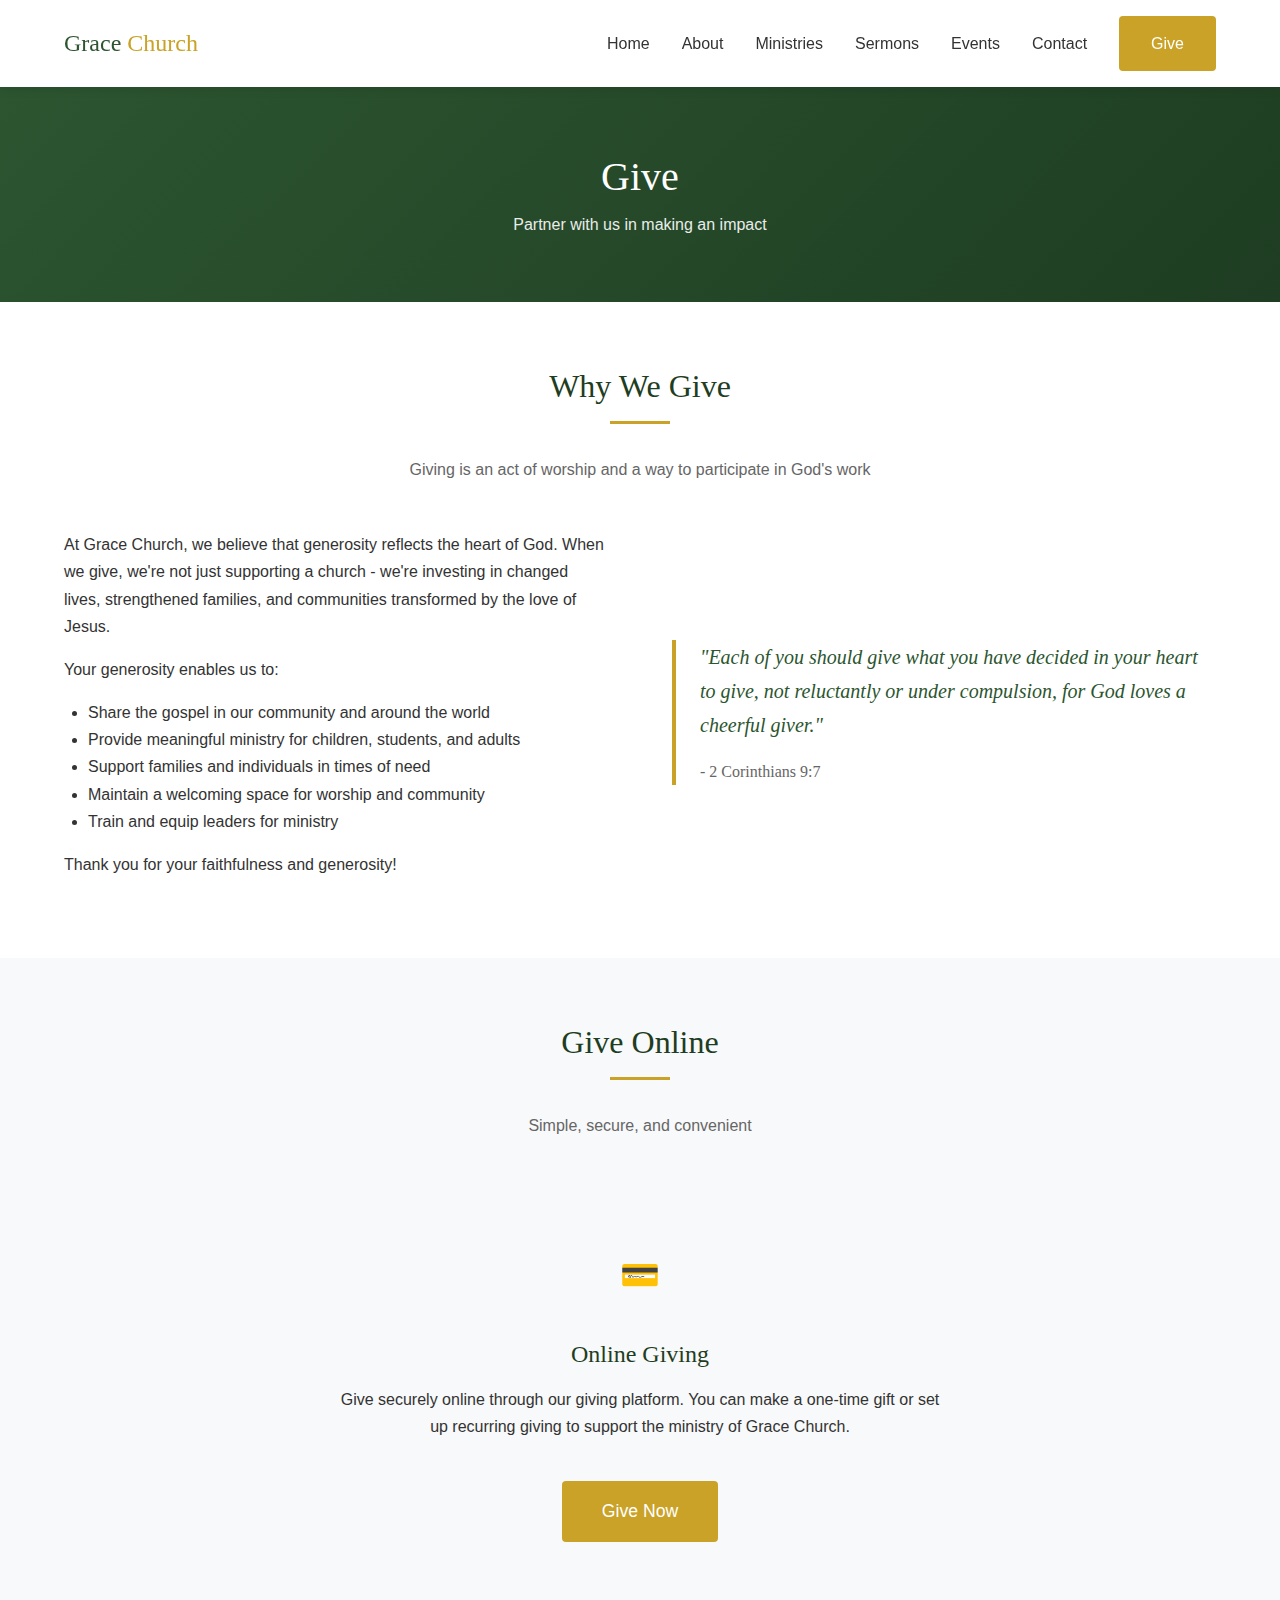
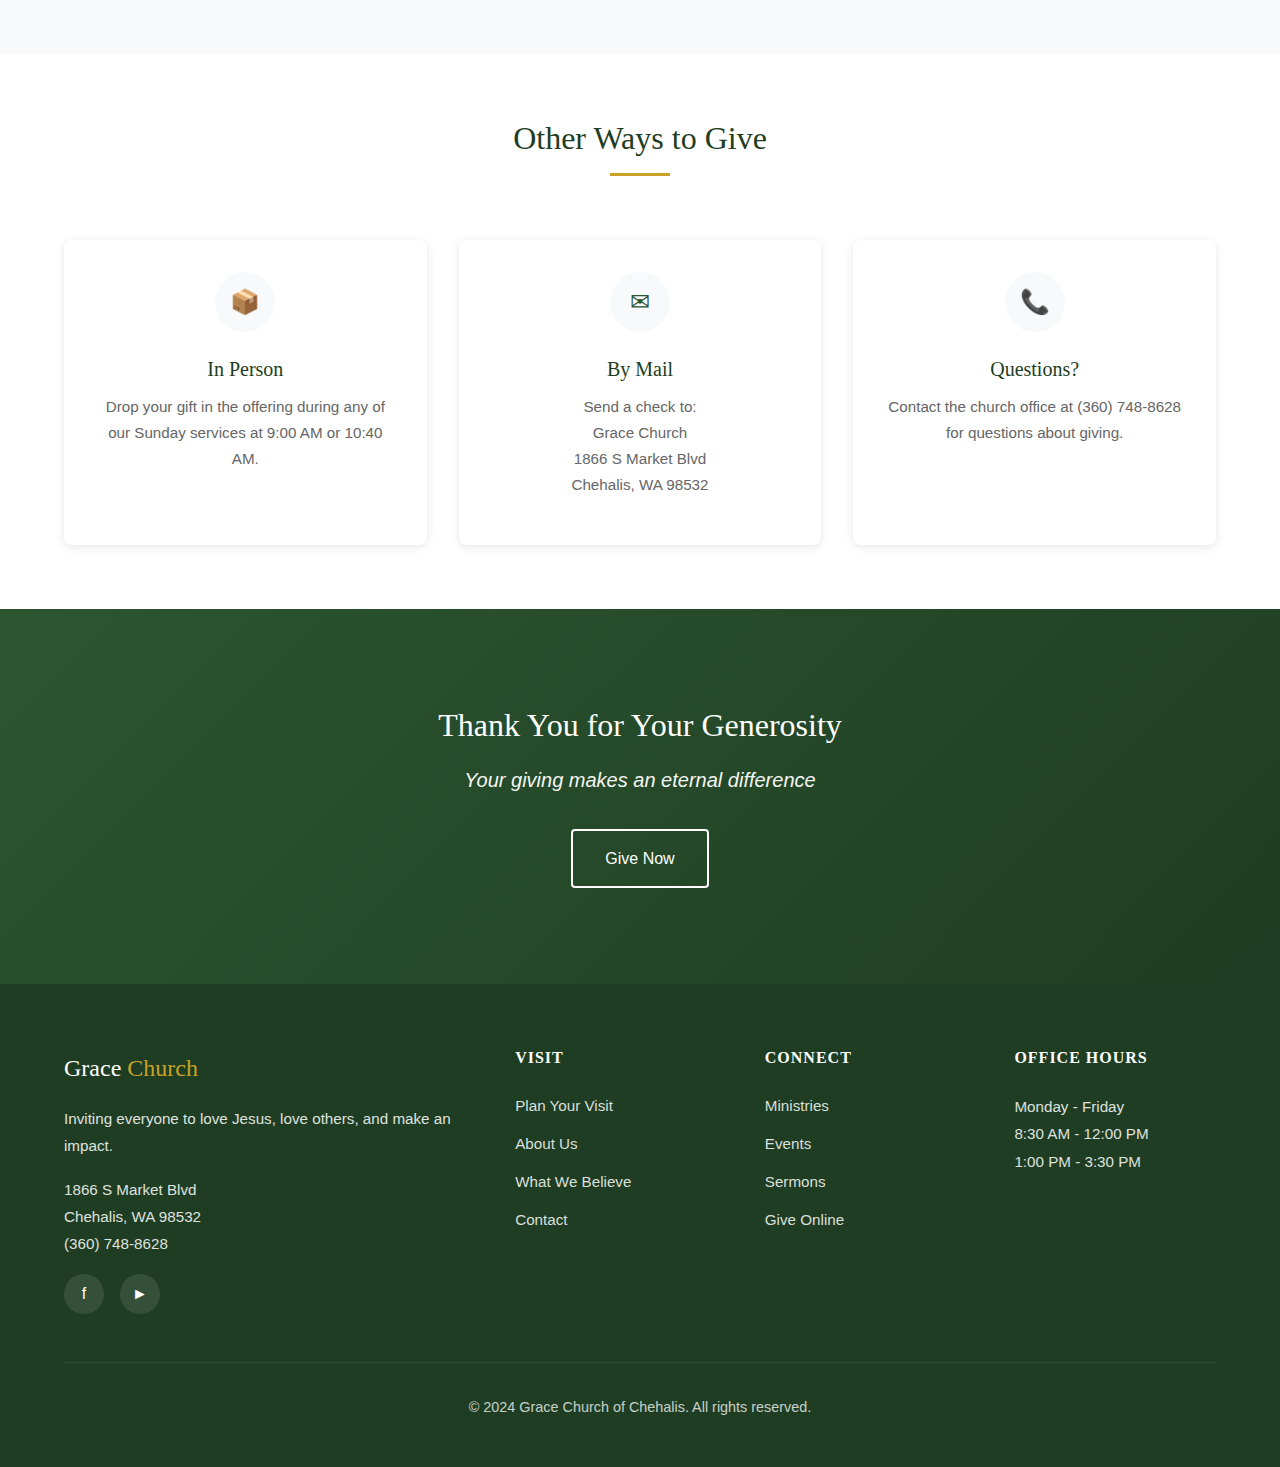
<file: giving.html>
<!DOCTYPE html>
<html lang="en">
<head>
  <meta charset="UTF-8">
  <meta name="viewport" content="width=device-width, initial-scale=1.0">
  <meta name="description" content="Give online to Grace Church of Chehalis. Support our mission to love Jesus, love others, and make an impact.">
  <title>Give | Grace Church</title>
  <link rel="stylesheet" href="css/styles.css">
</head>
<body>
  <!-- Header -->
  <header class="header">
    <div class="header__inner">
      <a href="index.html" class="logo">Grace <span>Church</span></a>
      <button class="nav__toggle" aria-label="Toggle navigation">
        <span></span>
        <span></span>
        <span></span>
      </button>
      <nav class="nav__menu">
        <a href="index.html" class="nav__link">Home</a>
        <a href="about.html" class="nav__link">About</a>
        <a href="ministries.html" class="nav__link">Ministries</a>
        <a href="sermons.html" class="nav__link">Sermons</a>
        <a href="events.html" class="nav__link">Events</a>
        <a href="contact.html" class="nav__link">Contact</a>
        <a href="giving.html" class="btn btn--primary">Give</a>
      </nav>
    </div>
  </header>

  <!-- Page Header -->
  <section class="page-header">
    <div class="container">
      <h1>Give</h1>
      <p>Partner with us in making an impact</p>
    </div>
  </section>

  <!-- Why Give -->
  <section class="section">
    <div class="container">
      <div class="section__header">
        <h2>Why We Give</h2>
        <p>Giving is an act of worship and a way to participate in God's work</p>
      </div>

      <div class="two-col">
        <div>
          <p>At Grace Church, we believe that generosity reflects the heart of God. When we give, we're not just supporting a church - we're investing in changed lives, strengthened families, and communities transformed by the love of Jesus.</p>
          <p>Your generosity enables us to:</p>
          <ul style="list-style: disc; padding-left: 1.5rem; margin: 1rem 0;">
            <li>Share the gospel in our community and around the world</li>
            <li>Provide meaningful ministry for children, students, and adults</li>
            <li>Support families and individuals in times of need</li>
            <li>Maintain a welcoming space for worship and community</li>
            <li>Train and equip leaders for ministry</li>
          </ul>
          <p>Thank you for your faithfulness and generosity!</p>
        </div>
        <div>
          <blockquote style="font-family: var(--font-heading); font-size: 1.25rem; font-style: italic; color: var(--primary-color); border-left: 4px solid var(--accent-color); padding-left: 1.5rem; margin: 0;">
            "Each of you should give what you have decided in your heart to give, not reluctantly or under compulsion, for God loves a cheerful giver."
            <cite style="display: block; font-size: 1rem; font-style: normal; margin-top: 1rem; color: var(--text-light);">- 2 Corinthians 9:7</cite>
          </blockquote>
        </div>
      </div>
    </div>
  </section>

  <!-- Give Online -->
  <section class="section section--alt">
    <div class="container">
      <div class="section__header">
        <h2>Give Online</h2>
        <p>Simple, secure, and convenient</p>
      </div>

      <div class="giving-options">
        <div class="card__icon" style="margin: 0 auto 1.5rem; width: 80px; height: 80px; font-size: 2rem;">&#128179;</div>
        <h3>Online Giving</h3>
        <p style="max-width: 600px; margin: 1rem auto;">Give securely online through our giving platform. You can make a one-time gift or set up recurring giving to support the ministry of Grace Church.</p>
        <a href="https://www.easytithe.com/gracechehalis" target="_blank" rel="noopener" class="btn btn--primary mt-3" style="font-size: 1.1rem; padding: 1rem 2.5rem;">Give Now</a>
      </div>
    </div>
  </section>

  <!-- Other Ways to Give -->
  <section class="section">
    <div class="container">
      <div class="section__header">
        <h2>Other Ways to Give</h2>
      </div>

      <div class="grid grid--3">
        <div class="card text-center">
          <div class="card__icon" style="margin: 0 auto 1.5rem;">&#128230;</div>
          <h4 class="card__title">In Person</h4>
          <p class="card__text">Drop your gift in the offering during any of our Sunday services at 9:00 AM or 10:40 AM.</p>
        </div>
        <div class="card text-center">
          <div class="card__icon" style="margin: 0 auto 1.5rem;">&#9993;</div>
          <h4 class="card__title">By Mail</h4>
          <p class="card__text">Send a check to:<br>Grace Church<br>1866 S Market Blvd<br>Chehalis, WA 98532</p>
        </div>
        <div class="card text-center">
          <div class="card__icon" style="margin: 0 auto 1.5rem;">&#128222;</div>
          <h4 class="card__title">Questions?</h4>
          <p class="card__text">Contact the church office at (360) 748-8628 for questions about giving.</p>
        </div>
      </div>
    </div>
  </section>

  <!-- CTA -->
  <section class="hero">
    <div class="container">
      <h2 style="color: white; font-size: 2rem;">Thank You for Your Generosity</h2>
      <p class="hero__tagline">Your giving makes an eternal difference</p>
      <a href="https://www.easytithe.com/gracechehalis" target="_blank" rel="noopener" class="btn btn--outline">Give Now</a>
    </div>
  </section>

  <!-- Footer -->
  <footer class="footer">
    <div class="container">
      <div class="footer__grid">
        <div>
          <div class="footer__logo">Grace <span>Church</span></div>
          <p class="footer__text">Inviting everyone to love Jesus, love others, and make an impact.</p>
          <p class="footer__text mt-2">
            1866 S Market Blvd<br>
            Chehalis, WA 98532<br>
            (360) 748-8628
          </p>
          <div class="footer__social">
            <a href="https://www.facebook.com/GraceChehalis" target="_blank" rel="noopener" aria-label="Facebook">f</a>
            <a href="https://www.youtube.com/@GraceChehalis" target="_blank" rel="noopener" aria-label="YouTube">&#9658;</a>
          </div>
        </div>
        <div>
          <h4 class="footer__title">Visit</h4>
          <div class="footer__links">
            <a href="about.html#what-to-expect" class="footer__link">Plan Your Visit</a>
            <a href="about.html" class="footer__link">About Us</a>
            <a href="about.html#beliefs" class="footer__link">What We Believe</a>
            <a href="contact.html" class="footer__link">Contact</a>
          </div>
        </div>
        <div>
          <h4 class="footer__title">Connect</h4>
          <div class="footer__links">
            <a href="ministries.html" class="footer__link">Ministries</a>
            <a href="events.html" class="footer__link">Events</a>
            <a href="sermons.html" class="footer__link">Sermons</a>
            <a href="giving.html" class="footer__link">Give Online</a>
          </div>
        </div>
        <div>
          <h4 class="footer__title">Office Hours</h4>
          <p class="footer__text">
            Monday - Friday<br>
            8:30 AM - 12:00 PM<br>
            1:00 PM - 3:30 PM
          </p>
        </div>
      </div>
      <div class="footer__bottom">
        <p>&copy; 2024 Grace Church of Chehalis. All rights reserved.</p>
      </div>
    </div>
  </footer>

  <script>
    const navToggle = document.querySelector('.nav__toggle');
    const navMenu = document.querySelector('.nav__menu');
    navToggle.addEventListener('click', () => {
      navMenu.classList.toggle('nav__menu--active');
    });
    document.querySelectorAll('.nav__link').forEach(link => {
      link.addEventListener('click', () => {
        navMenu.classList.remove('nav__menu--active');
      });
    });
  </script>
</body>
</html>
</file>
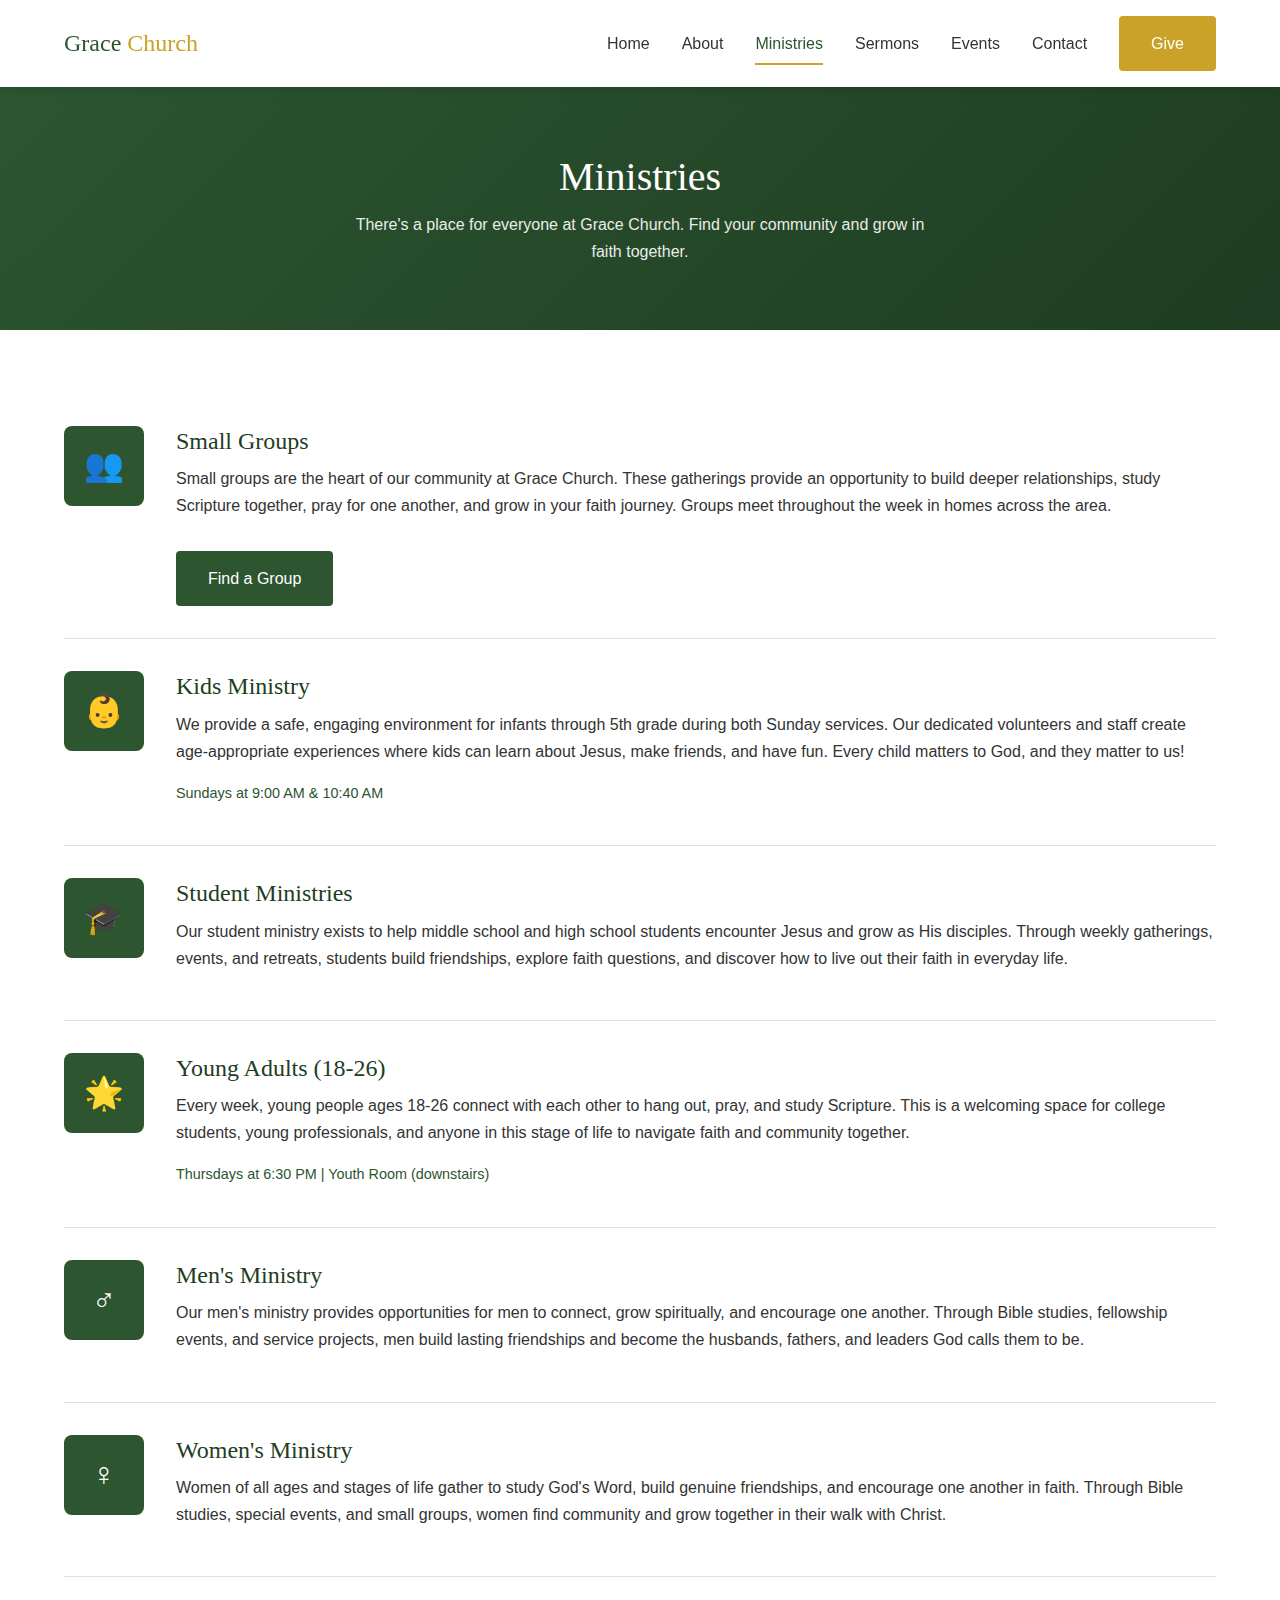
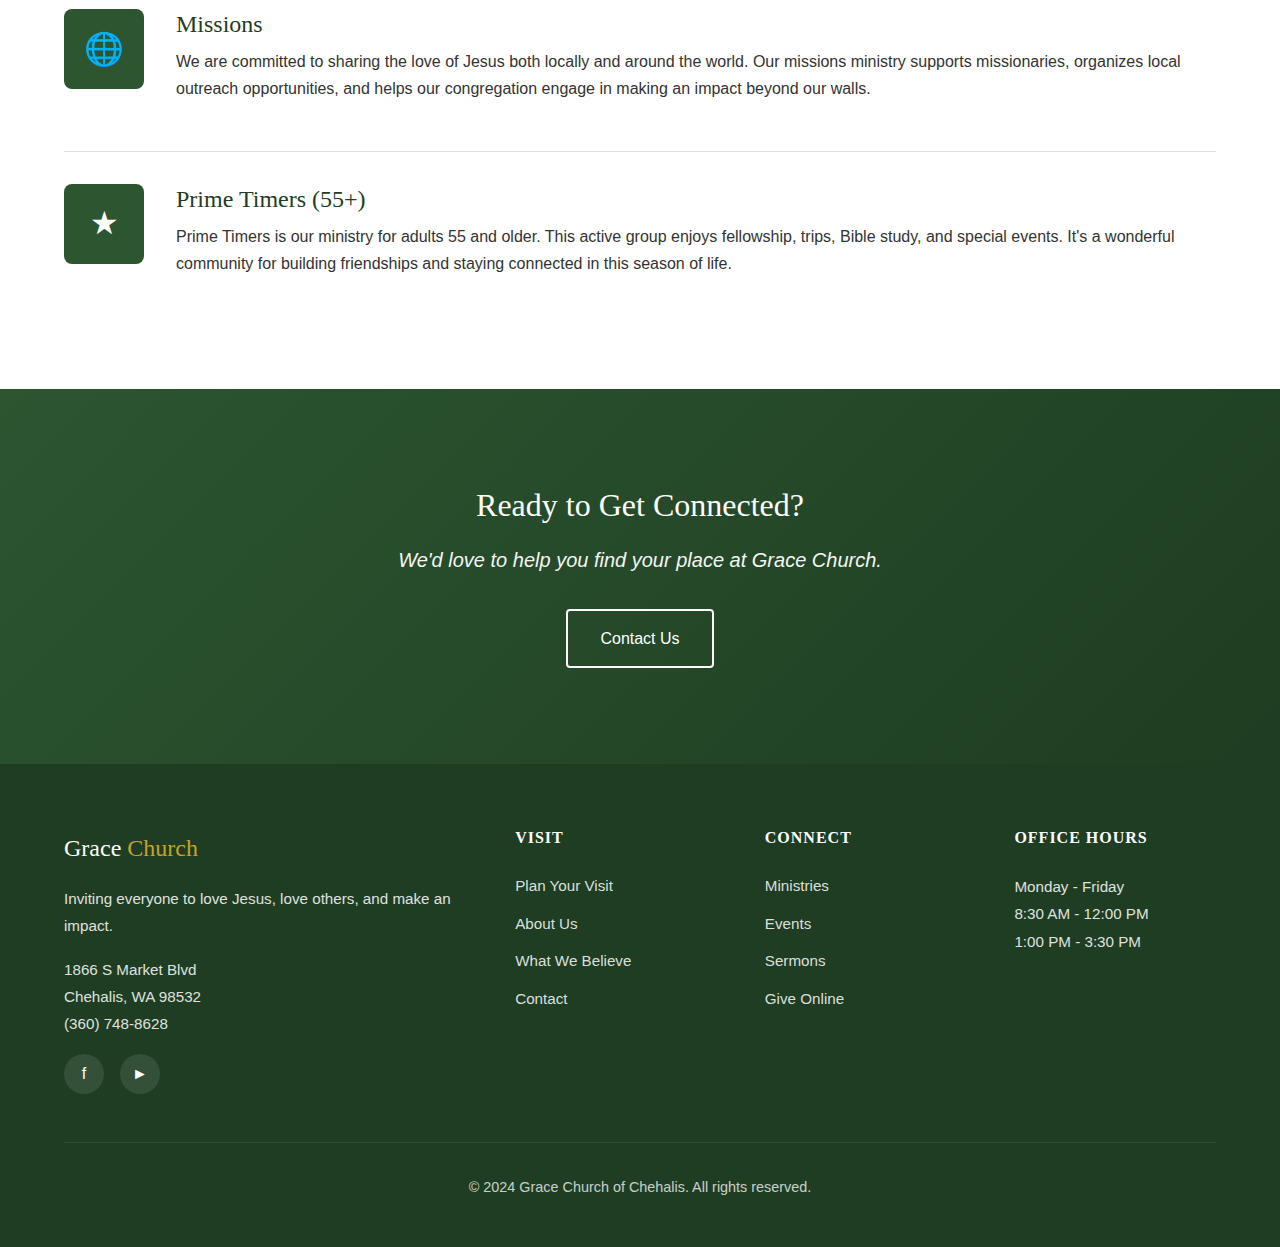
<file: ministries.html>
<!DOCTYPE html>
<html lang="en">
<head>
  <meta charset="UTF-8">
  <meta name="viewport" content="width=device-width, initial-scale=1.0">
  <meta name="description" content="Ministries at Grace Church of Chehalis - Small Groups, Kids, Students, Men's, Women's, Missions, and more.">
  <title>Ministries | Grace Church</title>
  <link rel="stylesheet" href="css/styles.css">
</head>
<body>
  <!-- Header -->
  <header class="header">
    <div class="header__inner">
      <a href="index.html" class="logo">Grace <span>Church</span></a>
      <button class="nav__toggle" aria-label="Toggle navigation">
        <span></span>
        <span></span>
        <span></span>
      </button>
      <nav class="nav__menu">
        <a href="index.html" class="nav__link">Home</a>
        <a href="about.html" class="nav__link">About</a>
        <a href="ministries.html" class="nav__link nav__link--active">Ministries</a>
        <a href="sermons.html" class="nav__link">Sermons</a>
        <a href="events.html" class="nav__link">Events</a>
        <a href="contact.html" class="nav__link">Contact</a>
        <a href="giving.html" class="btn btn--primary">Give</a>
      </nav>
    </div>
  </header>

  <!-- Page Header -->
  <section class="page-header">
    <div class="container">
      <h1>Ministries</h1>
      <p>There's a place for everyone at Grace Church. Find your community and grow in faith together.</p>
    </div>
  </section>

  <!-- Ministries List -->
  <section class="section">
    <div class="container">

      <div class="ministry-item">
        <div class="ministry-item__icon">&#128101;</div>
        <div class="ministry-item__content">
          <h3>Small Groups</h3>
          <p>Small groups are the heart of our community at Grace Church. These gatherings provide an opportunity to build deeper relationships, study Scripture together, pray for one another, and grow in your faith journey. Groups meet throughout the week in homes across the area.</p>
          <a href="contact.html" class="btn btn--secondary mt-2">Find a Group</a>
        </div>
      </div>

      <div class="ministry-item">
        <div class="ministry-item__icon">&#128118;</div>
        <div class="ministry-item__content">
          <h3>Kids Ministry</h3>
          <p>We provide a safe, engaging environment for infants through 5th grade during both Sunday services. Our dedicated volunteers and staff create age-appropriate experiences where kids can learn about Jesus, make friends, and have fun. Every child matters to God, and they matter to us!</p>
          <p class="ministry-item__meta">Sundays at 9:00 AM & 10:40 AM</p>
        </div>
      </div>

      <div class="ministry-item">
        <div class="ministry-item__icon">&#127891;</div>
        <div class="ministry-item__content">
          <h3>Student Ministries</h3>
          <p>Our student ministry exists to help middle school and high school students encounter Jesus and grow as His disciples. Through weekly gatherings, events, and retreats, students build friendships, explore faith questions, and discover how to live out their faith in everyday life.</p>
        </div>
      </div>

      <div class="ministry-item">
        <div class="ministry-item__icon">&#127775;</div>
        <div class="ministry-item__content">
          <h3>Young Adults (18-26)</h3>
          <p>Every week, young people ages 18-26 connect with each other to hang out, pray, and study Scripture. This is a welcoming space for college students, young professionals, and anyone in this stage of life to navigate faith and community together.</p>
          <p class="ministry-item__meta">Thursdays at 6:30 PM | Youth Room (downstairs)</p>
        </div>
      </div>

      <div class="ministry-item">
        <div class="ministry-item__icon">&#9794;</div>
        <div class="ministry-item__content">
          <h3>Men's Ministry</h3>
          <p>Our men's ministry provides opportunities for men to connect, grow spiritually, and encourage one another. Through Bible studies, fellowship events, and service projects, men build lasting friendships and become the husbands, fathers, and leaders God calls them to be.</p>
        </div>
      </div>

      <div class="ministry-item">
        <div class="ministry-item__icon">&#9792;</div>
        <div class="ministry-item__content">
          <h3>Women's Ministry</h3>
          <p>Women of all ages and stages of life gather to study God's Word, build genuine friendships, and encourage one another in faith. Through Bible studies, special events, and small groups, women find community and grow together in their walk with Christ.</p>
        </div>
      </div>

      <div class="ministry-item">
        <div class="ministry-item__icon">&#127760;</div>
        <div class="ministry-item__content">
          <h3>Missions</h3>
          <p>We are committed to sharing the love of Jesus both locally and around the world. Our missions ministry supports missionaries, organizes local outreach opportunities, and helps our congregation engage in making an impact beyond our walls.</p>
        </div>
      </div>

      <div class="ministry-item">
        <div class="ministry-item__icon">&#9733;</div>
        <div class="ministry-item__content">
          <h3>Prime Timers (55+)</h3>
          <p>Prime Timers is our ministry for adults 55 and older. This active group enjoys fellowship, trips, Bible study, and special events. It's a wonderful community for building friendships and staying connected in this season of life.</p>
        </div>
      </div>

    </div>
  </section>

  <!-- Get Involved CTA -->
  <section class="hero">
    <div class="container">
      <h2 style="color: white; font-size: 2rem;">Ready to Get Connected?</h2>
      <p class="hero__tagline">We'd love to help you find your place at Grace Church.</p>
      <a href="contact.html" class="btn btn--outline">Contact Us</a>
    </div>
  </section>

  <!-- Footer -->
  <footer class="footer">
    <div class="container">
      <div class="footer__grid">
        <div>
          <div class="footer__logo">Grace <span>Church</span></div>
          <p class="footer__text">Inviting everyone to love Jesus, love others, and make an impact.</p>
          <p class="footer__text mt-2">
            1866 S Market Blvd<br>
            Chehalis, WA 98532<br>
            (360) 748-8628
          </p>
          <div class="footer__social">
            <a href="https://www.facebook.com/GraceChehalis" target="_blank" rel="noopener" aria-label="Facebook">f</a>
            <a href="https://www.youtube.com/@GraceChehalis" target="_blank" rel="noopener" aria-label="YouTube">&#9658;</a>
          </div>
        </div>
        <div>
          <h4 class="footer__title">Visit</h4>
          <div class="footer__links">
            <a href="about.html#what-to-expect" class="footer__link">Plan Your Visit</a>
            <a href="about.html" class="footer__link">About Us</a>
            <a href="about.html#beliefs" class="footer__link">What We Believe</a>
            <a href="contact.html" class="footer__link">Contact</a>
          </div>
        </div>
        <div>
          <h4 class="footer__title">Connect</h4>
          <div class="footer__links">
            <a href="ministries.html" class="footer__link">Ministries</a>
            <a href="events.html" class="footer__link">Events</a>
            <a href="sermons.html" class="footer__link">Sermons</a>
            <a href="giving.html" class="footer__link">Give Online</a>
          </div>
        </div>
        <div>
          <h4 class="footer__title">Office Hours</h4>
          <p class="footer__text">
            Monday - Friday<br>
            8:30 AM - 12:00 PM<br>
            1:00 PM - 3:30 PM
          </p>
        </div>
      </div>
      <div class="footer__bottom">
        <p>&copy; 2024 Grace Church of Chehalis. All rights reserved.</p>
      </div>
    </div>
  </footer>

  <script>
    const navToggle = document.querySelector('.nav__toggle');
    const navMenu = document.querySelector('.nav__menu');
    navToggle.addEventListener('click', () => {
      navMenu.classList.toggle('nav__menu--active');
    });
    document.querySelectorAll('.nav__link').forEach(link => {
      link.addEventListener('click', () => {
        navMenu.classList.remove('nav__menu--active');
      });
    });
  </script>
</body>
</html>
</file>
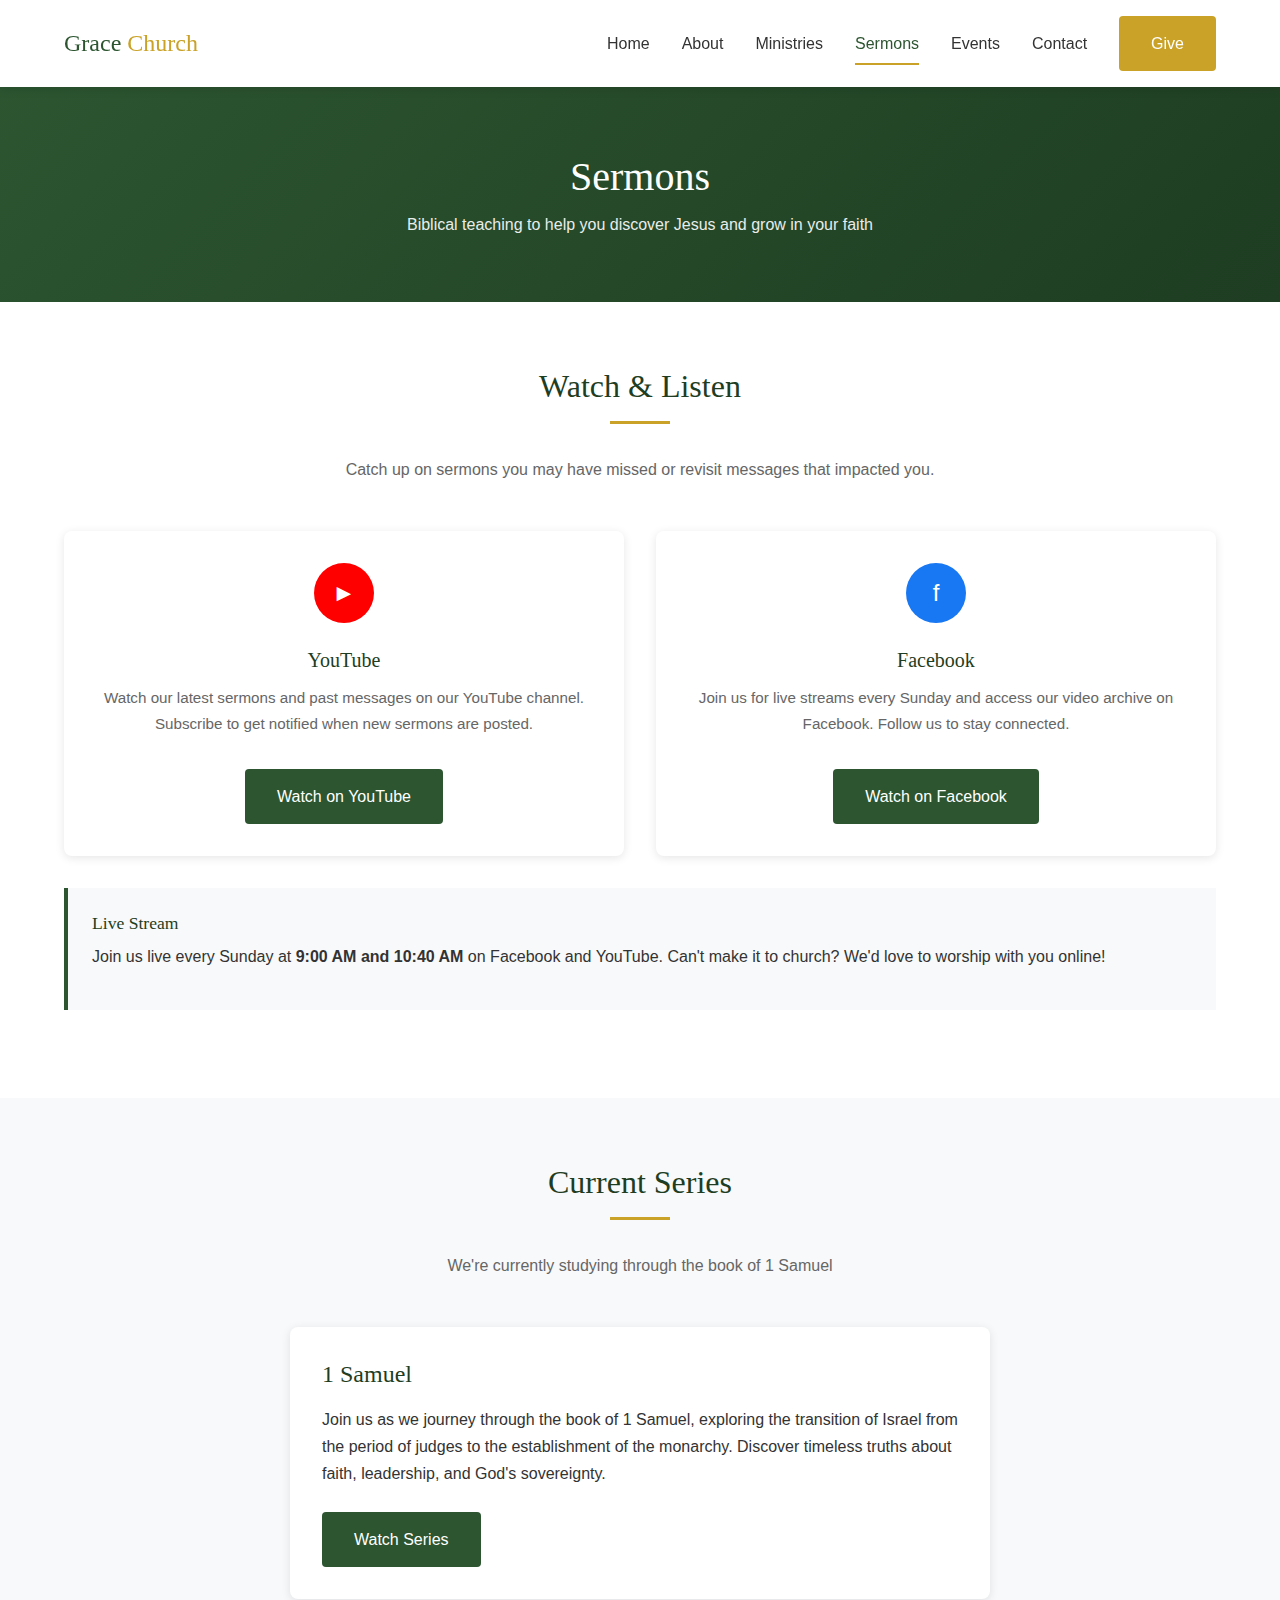
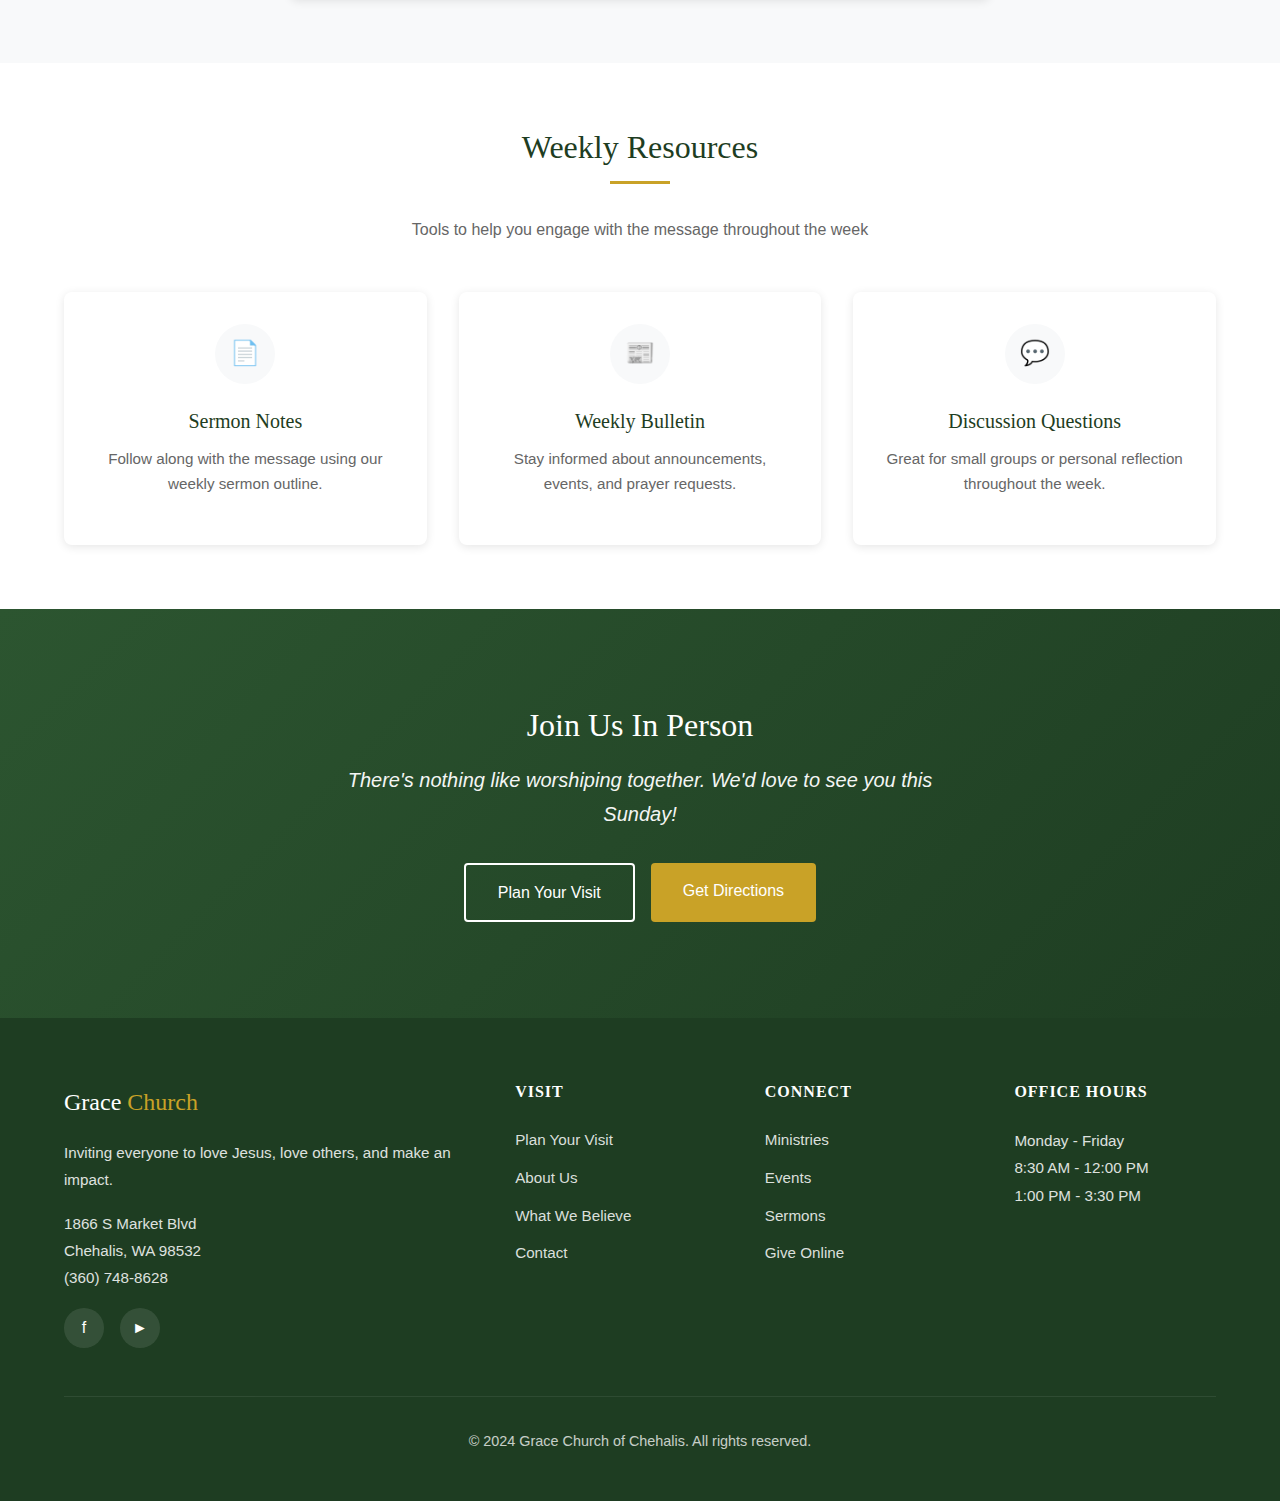
<file: sermons.html>
<!DOCTYPE html>
<html lang="en">
<head>
  <meta charset="UTF-8">
  <meta name="viewport" content="width=device-width, initial-scale=1.0">
  <meta name="description" content="Watch and listen to sermons from Grace Church of Chehalis. Biblical teaching to help you grow in your faith.">
  <title>Sermons | Grace Church</title>
  <link rel="stylesheet" href="css/styles.css">
</head>
<body>
  <!-- Header -->
  <header class="header">
    <div class="header__inner">
      <a href="index.html" class="logo">Grace <span>Church</span></a>
      <button class="nav__toggle" aria-label="Toggle navigation">
        <span></span>
        <span></span>
        <span></span>
      </button>
      <nav class="nav__menu">
        <a href="index.html" class="nav__link">Home</a>
        <a href="about.html" class="nav__link">About</a>
        <a href="ministries.html" class="nav__link">Ministries</a>
        <a href="sermons.html" class="nav__link nav__link--active">Sermons</a>
        <a href="events.html" class="nav__link">Events</a>
        <a href="contact.html" class="nav__link">Contact</a>
        <a href="giving.html" class="btn btn--primary">Give</a>
      </nav>
    </div>
  </header>

  <!-- Page Header -->
  <section class="page-header">
    <div class="container">
      <h1>Sermons</h1>
      <p>Biblical teaching to help you discover Jesus and grow in your faith</p>
    </div>
  </section>

  <!-- Sermon Links -->
  <section class="section">
    <div class="container">
      <div class="section__header">
        <h2>Watch & Listen</h2>
        <p>Catch up on sermons you may have missed or revisit messages that impacted you.</p>
      </div>

      <div class="grid grid--2">
        <div class="card text-center">
          <div class="card__icon" style="margin: 0 auto 1.5rem; background-color: #ff0000; color: white;">&#9658;</div>
          <h3 class="card__title">YouTube</h3>
          <p class="card__text">Watch our latest sermons and past messages on our YouTube channel. Subscribe to get notified when new sermons are posted.</p>
          <a href="https://www.youtube.com/@GraceChehalis" target="_blank" rel="noopener" class="btn btn--secondary mt-2">Watch on YouTube</a>
        </div>
        <div class="card text-center">
          <div class="card__icon" style="margin: 0 auto 1.5rem; background-color: #1877f2; color: white;">f</div>
          <h3 class="card__title">Facebook</h3>
          <p class="card__text">Join us for live streams every Sunday and access our video archive on Facebook. Follow us to stay connected.</p>
          <a href="https://www.facebook.com/GraceChehalis" target="_blank" rel="noopener" class="btn btn--secondary mt-2">Watch on Facebook</a>
        </div>
      </div>

      <div class="info-box mt-4">
        <h4 class="info-box__title">Live Stream</h4>
        <p>Join us live every Sunday at <strong>9:00 AM and 10:40 AM</strong> on Facebook and YouTube. Can't make it to church? We'd love to worship with you online!</p>
      </div>
    </div>
  </section>

  <!-- Current Series -->
  <section class="section section--alt">
    <div class="container">
      <div class="section__header">
        <h2>Current Series</h2>
        <p>We're currently studying through the book of 1 Samuel</p>
      </div>

      <div class="card" style="max-width: 700px; margin: 0 auto;">
        <h3>1 Samuel</h3>
        <p>Join us as we journey through the book of 1 Samuel, exploring the transition of Israel from the period of judges to the establishment of the monarchy. Discover timeless truths about faith, leadership, and God's sovereignty.</p>
        <div class="quick-links mt-3" style="justify-content: flex-start;">
          <a href="https://www.youtube.com/@GraceChehalis" target="_blank" rel="noopener" class="btn btn--secondary">Watch Series</a>
        </div>
      </div>
    </div>
  </section>

  <!-- Resources -->
  <section class="section">
    <div class="container">
      <div class="section__header">
        <h2>Weekly Resources</h2>
        <p>Tools to help you engage with the message throughout the week</p>
      </div>

      <div class="grid grid--3">
        <div class="card text-center">
          <div class="card__icon" style="margin: 0 auto 1.5rem;">&#128196;</div>
          <h4 class="card__title">Sermon Notes</h4>
          <p class="card__text">Follow along with the message using our weekly sermon outline.</p>
        </div>
        <div class="card text-center">
          <div class="card__icon" style="margin: 0 auto 1.5rem;">&#128240;</div>
          <h4 class="card__title">Weekly Bulletin</h4>
          <p class="card__text">Stay informed about announcements, events, and prayer requests.</p>
        </div>
        <div class="card text-center">
          <div class="card__icon" style="margin: 0 auto 1.5rem;">&#128172;</div>
          <h4 class="card__title">Discussion Questions</h4>
          <p class="card__text">Great for small groups or personal reflection throughout the week.</p>
        </div>
      </div>
    </div>
  </section>

  <!-- CTA -->
  <section class="hero">
    <div class="container">
      <h2 style="color: white; font-size: 2rem;">Join Us In Person</h2>
      <p class="hero__tagline">There's nothing like worshiping together. We'd love to see you this Sunday!</p>
      <div class="quick-links">
        <a href="about.html#what-to-expect" class="btn btn--outline">Plan Your Visit</a>
        <a href="contact.html" class="btn btn--primary">Get Directions</a>
      </div>
    </div>
  </section>

  <!-- Footer -->
  <footer class="footer">
    <div class="container">
      <div class="footer__grid">
        <div>
          <div class="footer__logo">Grace <span>Church</span></div>
          <p class="footer__text">Inviting everyone to love Jesus, love others, and make an impact.</p>
          <p class="footer__text mt-2">
            1866 S Market Blvd<br>
            Chehalis, WA 98532<br>
            (360) 748-8628
          </p>
          <div class="footer__social">
            <a href="https://www.facebook.com/GraceChehalis" target="_blank" rel="noopener" aria-label="Facebook">f</a>
            <a href="https://www.youtube.com/@GraceChehalis" target="_blank" rel="noopener" aria-label="YouTube">&#9658;</a>
          </div>
        </div>
        <div>
          <h4 class="footer__title">Visit</h4>
          <div class="footer__links">
            <a href="about.html#what-to-expect" class="footer__link">Plan Your Visit</a>
            <a href="about.html" class="footer__link">About Us</a>
            <a href="about.html#beliefs" class="footer__link">What We Believe</a>
            <a href="contact.html" class="footer__link">Contact</a>
          </div>
        </div>
        <div>
          <h4 class="footer__title">Connect</h4>
          <div class="footer__links">
            <a href="ministries.html" class="footer__link">Ministries</a>
            <a href="events.html" class="footer__link">Events</a>
            <a href="sermons.html" class="footer__link">Sermons</a>
            <a href="giving.html" class="footer__link">Give Online</a>
          </div>
        </div>
        <div>
          <h4 class="footer__title">Office Hours</h4>
          <p class="footer__text">
            Monday - Friday<br>
            8:30 AM - 12:00 PM<br>
            1:00 PM - 3:30 PM
          </p>
        </div>
      </div>
      <div class="footer__bottom">
        <p>&copy; 2024 Grace Church of Chehalis. All rights reserved.</p>
      </div>
    </div>
  </footer>

  <script>
    const navToggle = document.querySelector('.nav__toggle');
    const navMenu = document.querySelector('.nav__menu');
    navToggle.addEventListener('click', () => {
      navMenu.classList.toggle('nav__menu--active');
    });
    document.querySelectorAll('.nav__link').forEach(link => {
      link.addEventListener('click', () => {
        navMenu.classList.remove('nav__menu--active');
      });
    });
  </script>
</body>
</html>
</file>
<file: css/styles.css>
/* ========================================
   Grace Church - Main Stylesheet
   Clean, Modern, Simply Elegant
   ======================================== */

/* CSS Variables for Easy Maintenance */
:root {
  --primary-color: #2c5530;
  --primary-dark: #1e3d22;
  --primary-light: #4a7c50;
  --accent-color: #c9a227;
  --text-color: #333;
  --text-light: #666;
  --bg-color: #fff;
  --bg-light: #f8f9fa;
  --bg-warm: #faf9f7;
  --border-color: #e0e0e0;
  --shadow: 0 2px 10px rgba(0, 0, 0, 0.1);
  --shadow-lg: 0 4px 20px rgba(0, 0, 0, 0.15);
  --transition: 0.3s ease;
  --max-width: 1200px;
  --font-main: 'Segoe UI', Roboto, 'Helvetica Neue', Arial, sans-serif;
  --font-heading: Georgia, 'Times New Roman', serif;
}

/* Reset & Base */
*, *::before, *::after {
  box-sizing: border-box;
  margin: 0;
  padding: 0;
}

html {
  scroll-behavior: smooth;
}

body {
  font-family: var(--font-main);
  font-size: 16px;
  line-height: 1.7;
  color: var(--text-color);
  background-color: var(--bg-color);
}

img {
  max-width: 100%;
  height: auto;
  display: block;
}

a {
  color: var(--primary-color);
  text-decoration: none;
  transition: color var(--transition);
}

a:hover {
  color: var(--primary-dark);
}

ul {
  list-style: none;
}

/* Typography */
h1, h2, h3, h4, h5, h6 {
  font-family: var(--font-heading);
  font-weight: 400;
  line-height: 1.3;
  color: var(--primary-dark);
  margin-bottom: 1rem;
}

h1 { font-size: 2.5rem; }
h2 { font-size: 2rem; }
h3 { font-size: 1.5rem; }
h4 { font-size: 1.25rem; }

p {
  margin-bottom: 1rem;
}

/* Layout */
.container {
  max-width: var(--max-width);
  margin: 0 auto;
  padding: 0 1.5rem;
}

.section {
  padding: 4rem 0;
}

.section--alt {
  background-color: var(--bg-light);
}

.section--warm {
  background-color: var(--bg-warm);
}

/* Header & Navigation */
.header {
  background-color: var(--bg-color);
  box-shadow: var(--shadow);
  position: sticky;
  top: 0;
  z-index: 1000;
}

.header__inner {
  display: flex;
  justify-content: space-between;
  align-items: center;
  padding: 1rem 1.5rem;
  max-width: var(--max-width);
  margin: 0 auto;
}

.logo {
  font-family: var(--font-heading);
  font-size: 1.5rem;
  color: var(--primary-color);
  font-weight: 400;
}

.logo span {
  color: var(--accent-color);
}

.nav__toggle {
  display: none;
  background: none;
  border: none;
  cursor: pointer;
  padding: 0.5rem;
}

.nav__toggle span {
  display: block;
  width: 25px;
  height: 3px;
  background-color: var(--primary-color);
  margin: 5px 0;
  transition: var(--transition);
}

.nav__menu {
  display: flex;
  gap: 2rem;
  align-items: center;
}

.nav__link {
  color: var(--text-color);
  font-weight: 500;
  padding: 0.5rem 0;
  position: relative;
}

.nav__link::after {
  content: '';
  position: absolute;
  bottom: 0;
  left: 0;
  width: 0;
  height: 2px;
  background-color: var(--accent-color);
  transition: width var(--transition);
}

.nav__link:hover::after,
.nav__link--active::after {
  width: 100%;
}

.nav__link--active {
  color: var(--primary-color);
}

/* Hero Section */
.hero {
  background: linear-gradient(135deg, var(--primary-color) 0%, var(--primary-dark) 100%);
  color: white;
  text-align: center;
  padding: 6rem 1.5rem;
  position: relative;
}

.hero--large {
  padding: 8rem 1.5rem;
}

.hero h1 {
  color: white;
  font-size: 3rem;
  margin-bottom: 1rem;
}

.hero__tagline {
  font-size: 1.25rem;
  opacity: 0.95;
  max-width: 600px;
  margin: 0 auto 2rem;
  font-style: italic;
}

.hero__details {
  display: flex;
  justify-content: center;
  gap: 3rem;
  flex-wrap: wrap;
  margin-top: 2rem;
}

.hero__detail {
  text-align: center;
}

.hero__detail-label {
  font-size: 0.85rem;
  text-transform: uppercase;
  letter-spacing: 1px;
  opacity: 0.8;
  display: block;
  margin-bottom: 0.25rem;
}

.hero__detail-value {
  font-size: 1.1rem;
  font-weight: 500;
}

/* Buttons */
.btn {
  display: inline-block;
  padding: 0.875rem 2rem;
  border-radius: 4px;
  font-weight: 500;
  text-align: center;
  cursor: pointer;
  transition: all var(--transition);
  border: none;
  font-size: 1rem;
}

.btn--primary {
  background-color: var(--accent-color);
  color: white;
}

.btn--primary:hover {
  background-color: #b8911f;
  color: white;
}

.btn--outline {
  background-color: transparent;
  border: 2px solid white;
  color: white;
}

.btn--outline:hover {
  background-color: white;
  color: var(--primary-color);
}

.btn--secondary {
  background-color: var(--primary-color);
  color: white;
}

.btn--secondary:hover {
  background-color: var(--primary-dark);
  color: white;
}

/* Cards */
.card {
  background-color: var(--bg-color);
  border-radius: 8px;
  box-shadow: var(--shadow);
  padding: 2rem;
  transition: transform var(--transition), box-shadow var(--transition);
}

.card:hover {
  transform: translateY(-4px);
  box-shadow: var(--shadow-lg);
}

.card__icon {
  width: 60px;
  height: 60px;
  background-color: var(--bg-light);
  border-radius: 50%;
  display: flex;
  align-items: center;
  justify-content: center;
  margin-bottom: 1.5rem;
  font-size: 1.5rem;
  color: var(--primary-color);
}

.card__title {
  font-size: 1.25rem;
  margin-bottom: 0.75rem;
}

.card__text {
  color: var(--text-light);
  font-size: 0.95rem;
}

/* Grid Layouts */
.grid {
  display: grid;
  gap: 2rem;
}

.grid--2 {
  grid-template-columns: repeat(2, 1fr);
}

.grid--3 {
  grid-template-columns: repeat(3, 1fr);
}

.grid--4 {
  grid-template-columns: repeat(4, 1fr);
}

/* Section Headers */
.section__header {
  text-align: center;
  max-width: 700px;
  margin: 0 auto 3rem;
}

.section__header h2 {
  position: relative;
  display: inline-block;
  padding-bottom: 1rem;
}

.section__header h2::after {
  content: '';
  position: absolute;
  bottom: 0;
  left: 50%;
  transform: translateX(-50%);
  width: 60px;
  height: 3px;
  background-color: var(--accent-color);
}

.section__header p {
  color: var(--text-light);
  margin-top: 1rem;
}

/* Info Box */
.info-box {
  background-color: var(--bg-light);
  border-left: 4px solid var(--primary-color);
  padding: 1.5rem;
  margin: 1.5rem 0;
}

.info-box__title {
  font-size: 1.1rem;
  margin-bottom: 0.5rem;
}

/* Contact Info */
.contact-info {
  display: flex;
  flex-direction: column;
  gap: 1rem;
}

.contact-info__item {
  display: flex;
  align-items: flex-start;
  gap: 1rem;
}

.contact-info__icon {
  width: 40px;
  height: 40px;
  background-color: var(--primary-color);
  color: white;
  border-radius: 50%;
  display: flex;
  align-items: center;
  justify-content: center;
  flex-shrink: 0;
}

/* Forms */
.form__group {
  margin-bottom: 1.5rem;
}

.form__label {
  display: block;
  font-weight: 500;
  margin-bottom: 0.5rem;
  color: var(--text-color);
}

.form__input,
.form__textarea {
  width: 100%;
  padding: 0.875rem 1rem;
  border: 1px solid var(--border-color);
  border-radius: 4px;
  font-family: inherit;
  font-size: 1rem;
  transition: border-color var(--transition);
}

.form__input:focus,
.form__textarea:focus {
  outline: none;
  border-color: var(--primary-color);
}

.form__textarea {
  min-height: 150px;
  resize: vertical;
}

/* Ministry List */
.ministry-item {
  display: flex;
  gap: 2rem;
  padding: 2rem 0;
  border-bottom: 1px solid var(--border-color);
}

.ministry-item:last-child {
  border-bottom: none;
}

.ministry-item__icon {
  width: 80px;
  height: 80px;
  background-color: var(--primary-color);
  color: white;
  border-radius: 8px;
  display: flex;
  align-items: center;
  justify-content: center;
  font-size: 2rem;
  flex-shrink: 0;
}

.ministry-item__content h3 {
  margin-bottom: 0.5rem;
}

.ministry-item__meta {
  color: var(--primary-color);
  font-weight: 500;
  font-size: 0.9rem;
  margin-bottom: 0.5rem;
}

/* Beliefs Section */
.belief-item {
  padding: 1.5rem 0;
  border-bottom: 1px solid var(--border-color);
}

.belief-item:last-child {
  border-bottom: none;
}

.belief-item__number {
  display: inline-block;
  width: 32px;
  height: 32px;
  background-color: var(--primary-color);
  color: white;
  border-radius: 50%;
  text-align: center;
  line-height: 32px;
  font-weight: 500;
  margin-right: 1rem;
  font-size: 0.9rem;
}

.belief-item__title {
  display: inline;
  font-family: var(--font-heading);
  font-size: 1.1rem;
  color: var(--primary-dark);
}

.belief-item__text {
  margin-top: 0.75rem;
  padding-left: 3rem;
  color: var(--text-light);
}

.belief-item__scripture {
  font-size: 0.85rem;
  color: var(--primary-color);
  font-style: italic;
  margin-top: 0.5rem;
  padding-left: 3rem;
}

/* Footer */
.footer {
  background-color: var(--primary-dark);
  color: white;
  padding: 4rem 0 2rem;
}

.footer__grid {
  display: grid;
  grid-template-columns: 2fr 1fr 1fr 1fr;
  gap: 3rem;
  margin-bottom: 3rem;
}

.footer__logo {
  font-family: var(--font-heading);
  font-size: 1.5rem;
  margin-bottom: 1rem;
}

.footer__logo span {
  color: var(--accent-color);
}

.footer__text {
  opacity: 0.85;
  font-size: 0.95rem;
  line-height: 1.8;
}

.footer__title {
  font-size: 1rem;
  font-weight: 600;
  margin-bottom: 1.5rem;
  color: white;
  text-transform: uppercase;
  letter-spacing: 1px;
}

.footer__links {
  display: flex;
  flex-direction: column;
  gap: 0.75rem;
}

.footer__link {
  color: rgba(255, 255, 255, 0.85);
  font-size: 0.95rem;
  transition: color var(--transition);
}

.footer__link:hover {
  color: var(--accent-color);
}

.footer__bottom {
  border-top: 1px solid rgba(255, 255, 255, 0.1);
  padding-top: 2rem;
  text-align: center;
  font-size: 0.9rem;
  opacity: 0.75;
}

.footer__social {
  display: flex;
  gap: 1rem;
  margin-top: 1rem;
}

.footer__social a {
  width: 40px;
  height: 40px;
  background-color: rgba(255, 255, 255, 0.1);
  border-radius: 50%;
  display: flex;
  align-items: center;
  justify-content: center;
  color: white;
  transition: background-color var(--transition);
}

.footer__social a:hover {
  background-color: var(--accent-color);
}

/* Page Header */
.page-header {
  background: linear-gradient(135deg, var(--primary-color) 0%, var(--primary-dark) 100%);
  color: white;
  padding: 4rem 1.5rem;
  text-align: center;
}

.page-header h1 {
  color: white;
  margin-bottom: 0.5rem;
}

.page-header p {
  opacity: 0.9;
  max-width: 600px;
  margin: 0 auto;
}

/* Two Column Layout */
.two-col {
  display: grid;
  grid-template-columns: 1fr 1fr;
  gap: 4rem;
  align-items: center;
}

.two-col--reverse {
  direction: rtl;
}

.two-col--reverse > * {
  direction: ltr;
}

/* Quick Links */
.quick-links {
  display: flex;
  justify-content: center;
  gap: 1rem;
  flex-wrap: wrap;
  margin-top: 2rem;
}

/* Map Container */
.map-container {
  border-radius: 8px;
  overflow: hidden;
  box-shadow: var(--shadow);
  height: 300px;
  background-color: var(--bg-light);
}

.map-container iframe {
  width: 100%;
  height: 100%;
  border: 0;
}

/* Giving Section */
.giving-options {
  text-align: center;
  padding: 3rem;
  background-color: var(--bg-light);
  border-radius: 8px;
}

/* Responsive Design */
@media (max-width: 992px) {
  .grid--4 {
    grid-template-columns: repeat(2, 1fr);
  }

  .footer__grid {
    grid-template-columns: repeat(2, 1fr);
  }

  .two-col {
    grid-template-columns: 1fr;
    gap: 2rem;
  }
}

@media (max-width: 768px) {
  h1 { font-size: 2rem; }
  h2 { font-size: 1.75rem; }

  .nav__toggle {
    display: block;
  }

  .nav__menu {
    position: fixed;
    top: 70px;
    left: 0;
    right: 0;
    background-color: var(--bg-color);
    flex-direction: column;
    padding: 2rem;
    gap: 1rem;
    box-shadow: var(--shadow);
    transform: translateY(-100%);
    opacity: 0;
    visibility: hidden;
    transition: all var(--transition);
  }

  .nav__menu--active {
    transform: translateY(0);
    opacity: 1;
    visibility: visible;
  }

  .hero {
    padding: 4rem 1.5rem;
  }

  .hero--large {
    padding: 5rem 1.5rem;
  }

  .hero h1 {
    font-size: 2.25rem;
  }

  .hero__details {
    gap: 1.5rem;
  }

  .section {
    padding: 3rem 0;
  }

  .grid--2,
  .grid--3 {
    grid-template-columns: 1fr;
  }

  .footer__grid {
    grid-template-columns: 1fr;
    text-align: center;
  }

  .footer__social {
    justify-content: center;
  }

  .ministry-item {
    flex-direction: column;
    gap: 1rem;
  }

  .ministry-item__icon {
    width: 60px;
    height: 60px;
    font-size: 1.5rem;
  }
}

@media (max-width: 480px) {
  .container {
    padding: 0 1rem;
  }

  .header__inner {
    padding: 1rem;
  }

  .btn {
    padding: 0.75rem 1.5rem;
  }

  .card {
    padding: 1.5rem;
  }
}

/* Utility Classes */
.text-center { text-align: center; }
.text-left { text-align: left; }
.text-right { text-align: right; }
.mt-1 { margin-top: 0.5rem; }
.mt-2 { margin-top: 1rem; }
.mt-3 { margin-top: 1.5rem; }
.mt-4 { margin-top: 2rem; }
.mb-1 { margin-bottom: 0.5rem; }
.mb-2 { margin-bottom: 1rem; }
.mb-3 { margin-bottom: 1.5rem; }
.mb-4 { margin-bottom: 2rem; }
</file>
